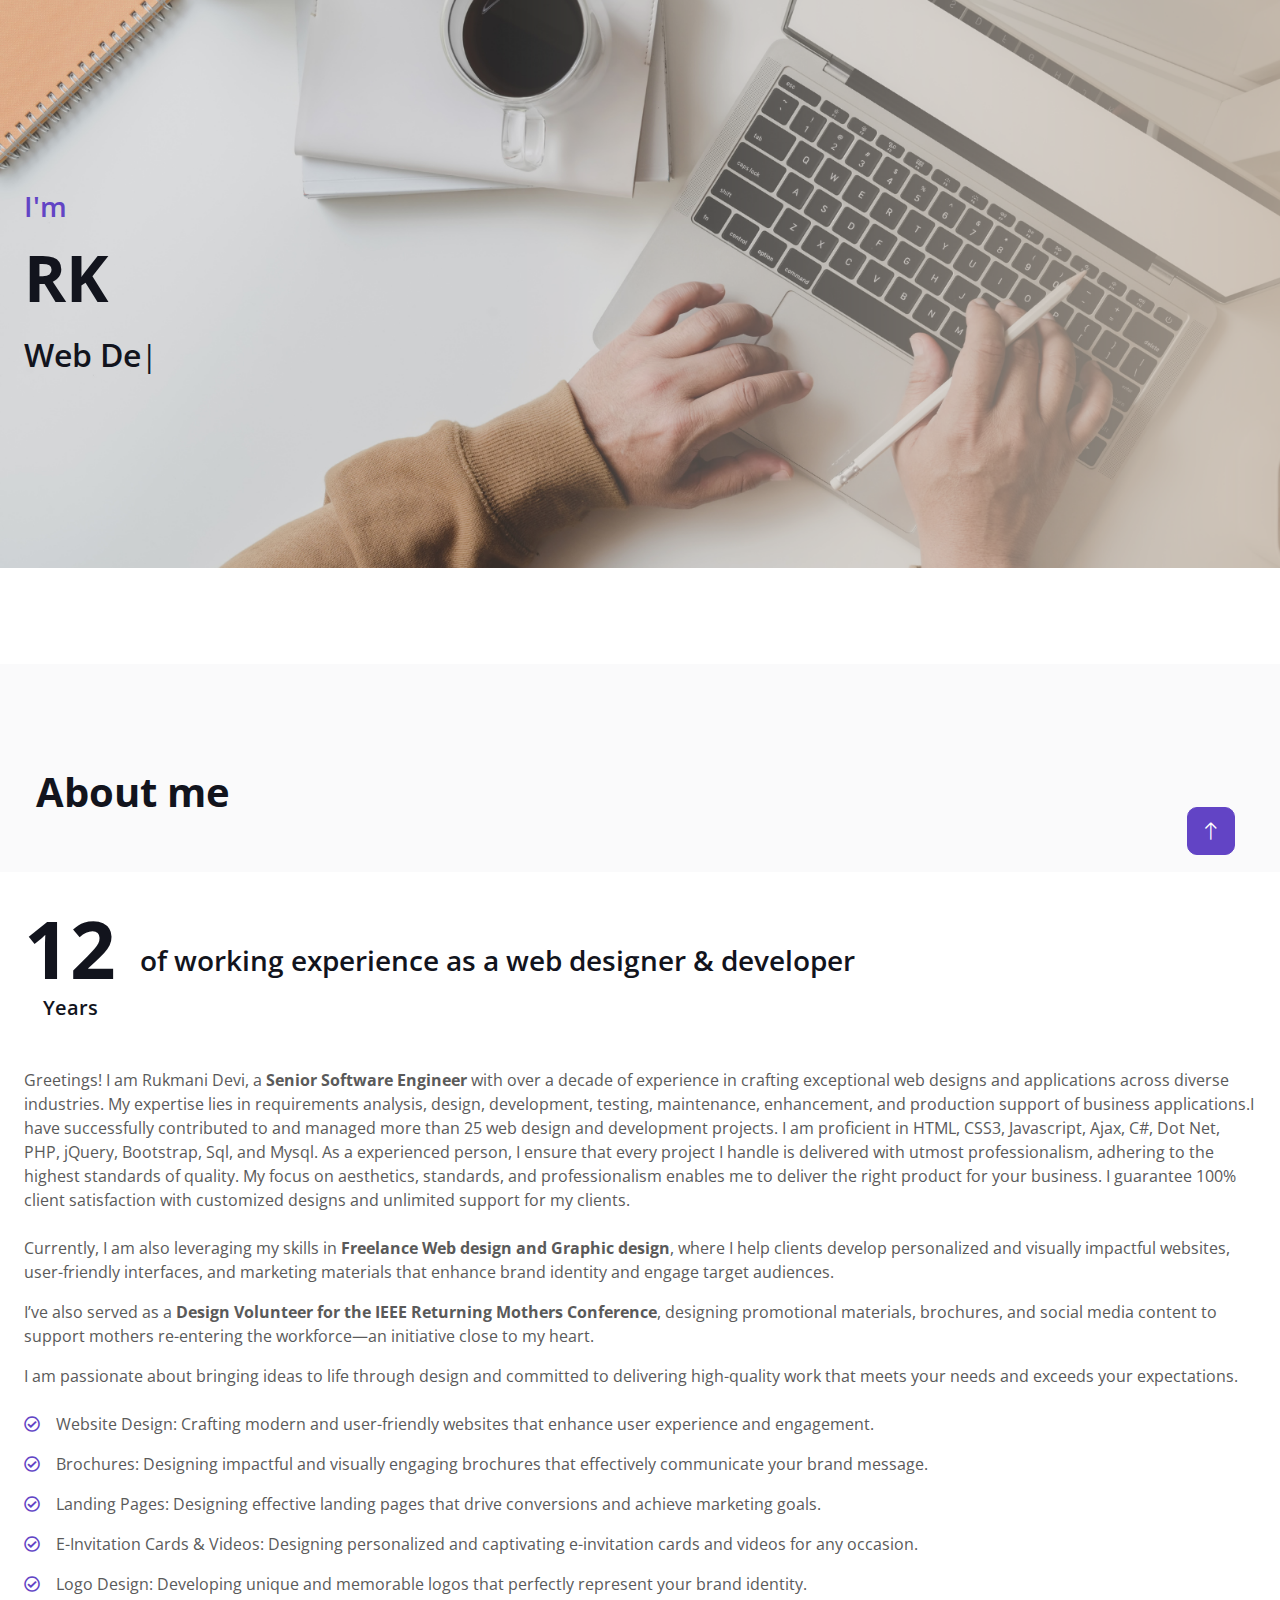
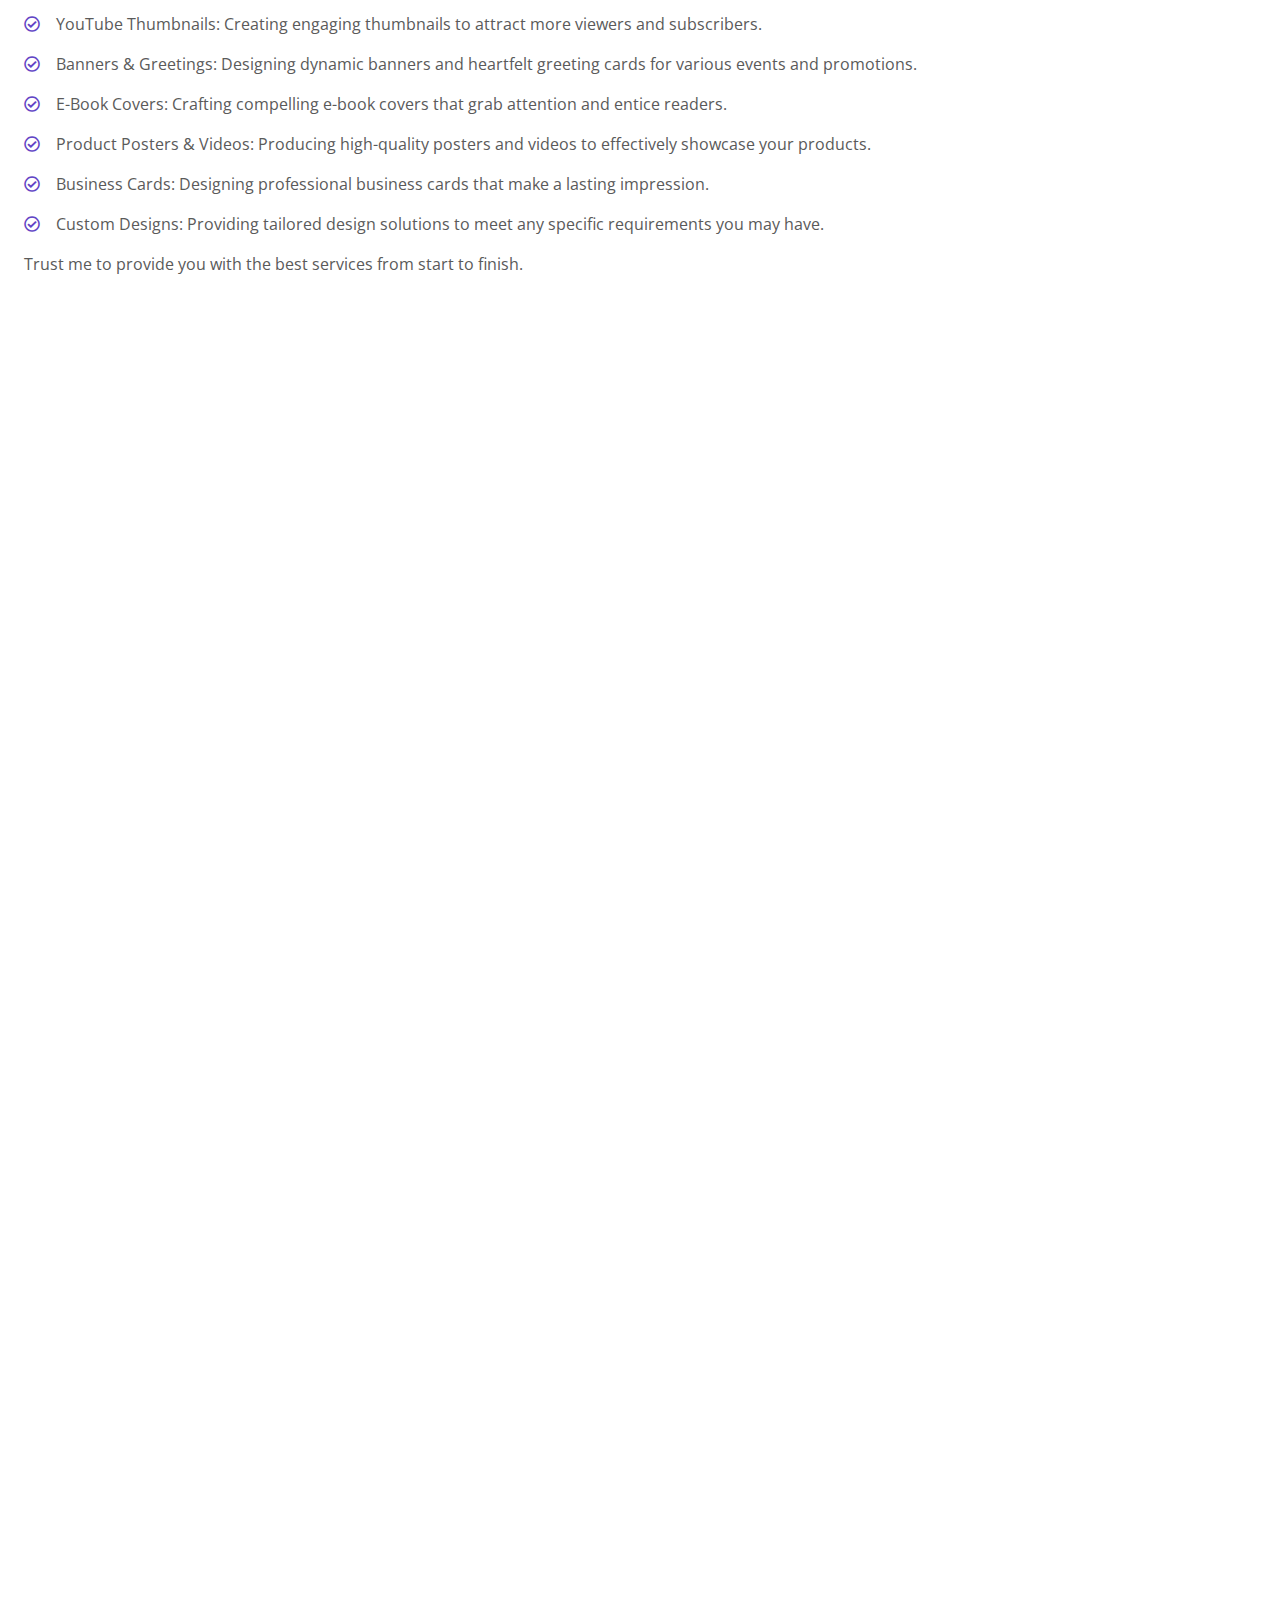
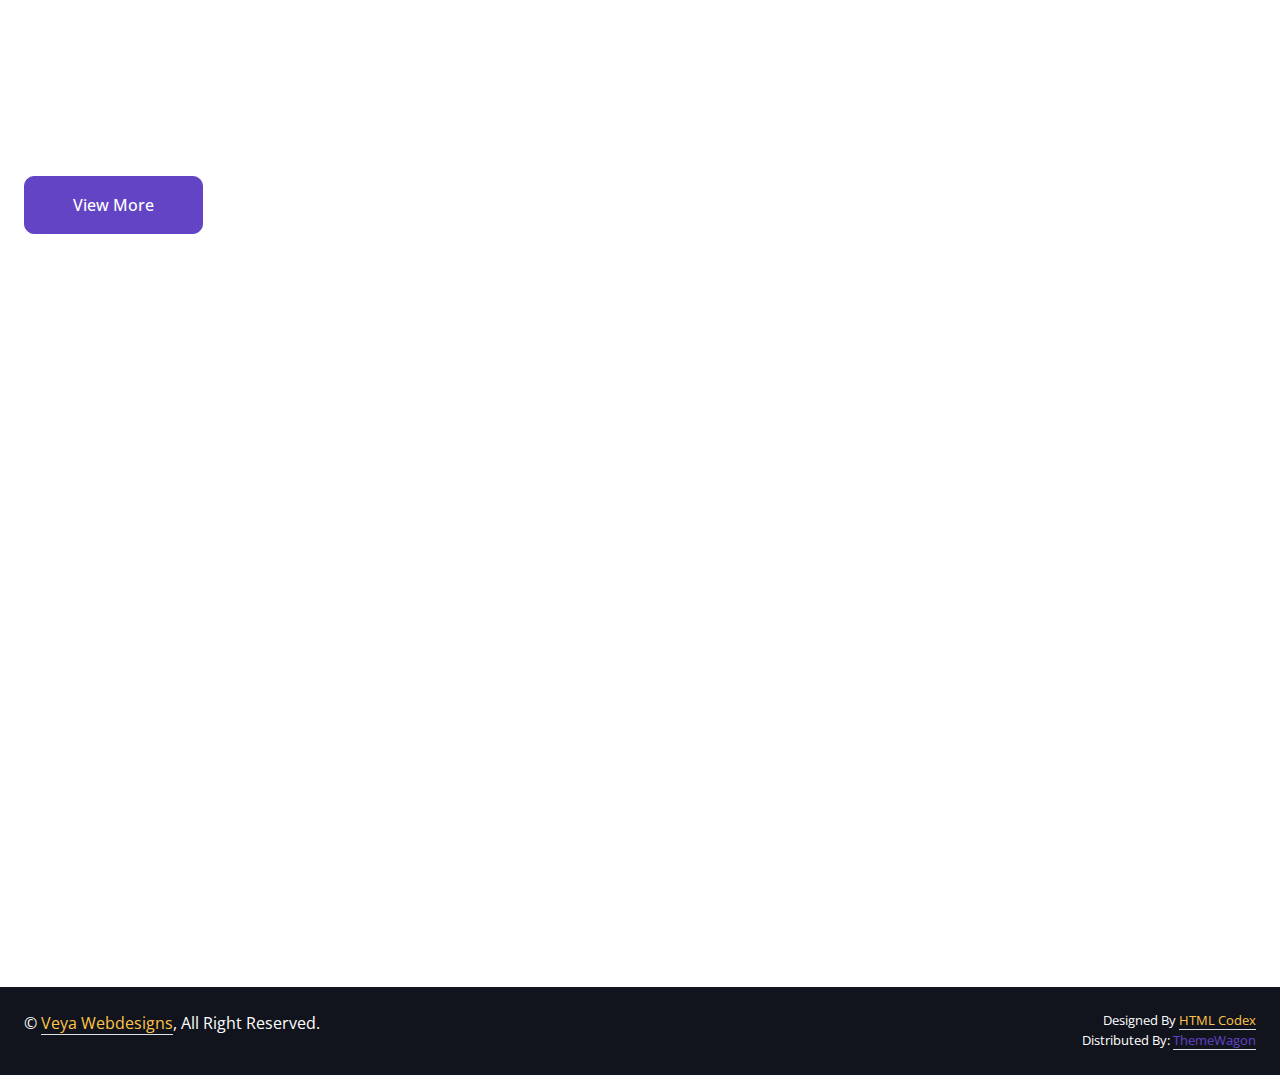
<file: index.html>
<!DOCTYPE html>
<html lang="en">

<head>
    <meta charset="utf-8">
    <title>Veya Webdesigns</title>
    <meta content="width=device-width, initial-scale=1.0" name="viewport">
    <meta content="" name="keywords">
    <meta content="" name="description">

    <!-- Favicon -->
    <link href="img/favicon.ico" rel="icon">

    <!-- Google Web Fonts -->
    <link rel="preconnect" href="https://fonts.googleapis.com">
    <link rel="preconnect" href="https://fonts.gstatic.com" crossorigin>
    <link href="https://fonts.googleapis.com/css2?family=Open+Sans:wght@400;500;600;700;800&display=swap" rel="stylesheet"> 

    <!-- Icon Font Stylesheet -->
    <link href="https://cdnjs.cloudflare.com/ajax/libs/font-awesome/5.10.0/css/all.min.css" rel="stylesheet">
    <link href="https://cdn.jsdelivr.net/npm/bootstrap-icons@1.4.1/font/bootstrap-icons.css" rel="stylesheet">

    <!-- Libraries Stylesheet -->
    <link href="lib/animate/animate.min.css" rel="stylesheet">
    <link href="lib/lightbox/css/lightbox.min.css" rel="stylesheet">
    <link href="lib/owlcarousel/assets/owl.carousel.min.css" rel="stylesheet">

    <!-- Customized Bootstrap Stylesheet -->
    <link href="css/bootstrap.min.css" rel="stylesheet">

    <!-- Template Stylesheet -->
   <link href="css/style.css" rel="stylesheet">
   
</head>

<body data-bs-spy="scroll" data-bs-target=".navbar" data-bs-offset="51">
    <!-- Spinner Start -->
    <div id="spinner" class="show bg-white position-fixed translate-middle w-100 vh-100 top-50 start-50 d-flex align-items-center justify-content-center">
        <div class="spinner-border text-primary" style="width: 3rem; height: 3rem;" role="status">
            <span class="sr-only">Loading...</span>
        </div>
    </div>
    <!-- Spinner End -->


    <!-- Navbar Start -->
    <nav class="navbar navbar-expand-lg bg-white navbar-light fixed-top shadow py-lg-0 px-4 px-lg-5 wow fadeIn" data-wow-delay="0.1s">
        <a href="index.html" class="navbar-brand d-block d-lg-none">
            <!-- <h1 class="text-primary fw-bold m-0">Veya Webdesigns</h1> -->
        </a>
        <img class="img-fluid" src="img/veya_logo.png" alt="">
        <button type="button" class="navbar-toggler" data-bs-toggle="collapse" data-bs-target="#navbarCollapse">
            <span class="navbar-toggler-icon"></span>
        </button>
        <div class="collapse navbar-collapse justify-content-between py-4 py-lg-0" id="navbarCollapse">
         
            <div class="navbar-nav ms-auto py-0">
                <a href="#home" class="nav-item nav-link active">Home</a>
                <a href="#about" class="nav-item nav-link">About</a>
                <a href="#skill" class="nav-item nav-link">Skills</a>
                <a href="#service" class="nav-item nav-link">Services</a>
            </div>
            <!-- <a href="index.html" class="navbar-brand bg-secondary py-3 px-4 mx-3 d-none d-lg-block">
                <h1 class="text-primary fw-bold m-0"></h1>
            </a> -->
            <div class="navbar-nav me-auto py-0">
                <a href="#project" class="nav-item nav-link">Projects</a>
               <!--<a href="#team" class="nav-item nav-link">Team</a>
                <a href="#testimonial" class="nav-item nav-link">Testimonial</a> -->
                <a href="#contact" class="nav-item nav-link">Contact</a>
            </div>
        </div>
    </nav>
    <!-- Navbar End -->


    <!-- Header Start -->
    <div class="container-fluid bg-light my-6 mt-0" id="home"  style="background-image:url('img/banner.png');background-repeat: no-repeat; background-size: cover;width:100vw">
        <div class="container" >
            <div class="row g-5 align-items-center">
                <div class="col-lg-6 py-6 pb-0 pt-lg-0">
                    <h3 class="text-primary mb-3">I'm</h3>
                    <h1 class="display-3 mb-3">RK</h1>
                    <h2 class="typed-text-output d-inline"></h2>
                    <div class="typed-text d-none">Web Designer, Web Developer, Full Stack Developer, Graphic Designer, Freelancer</div>
                   <!-- <div class="d-flex align-items-center pt-5">
                        <a href="Resume-Rukmanidevi.pdf" class="btn btn-primary py-3 px-4 me-5" target="_blank">Download CV</a>
                        <!--<button type="button" class="btn-play" data-bs-toggle="modal"
                            data-src="https://www.youtube.com/embed/DWRcNpR6Kdc" data-bs-target="#videoModal">
                            <span></span>
                        </button> 
                        <h5 class="ms-4 mb-0 d-none d-sm-block">Play Video</h5>-->
                   <!-- </div>-->
                </div>
                <div class="col-lg-6">
                    <div style="height:568px; width:439px;"></div>
                    <!-- <img class="img-fluid" src="" alt="" height="568px" width="439px">  -->
                </div>
            </div>
        </div>
    </div>
    <!-- Header End -->


    <!-- Video Modal Start -->
    <div class="modal modal-video fade" id="videoModal" tabindex="-1" aria-labelledby="exampleModalLabel" aria-hidden="true">
        <div class="modal-dialog">
            <div class="modal-content rounded-0">
                <div class="modal-header">
                    <h3 class="modal-title" id="exampleModalLabel">Youtube Video</h3>
                    <button type="button" class="btn-close" data-bs-dismiss="modal" aria-label="Close"></button>
                </div>
                <div class="modal-body">
                    <!-- 16:9 aspect ratio -->
                    <div class="ratio ratio-16x9">
                        <iframe class="embed-responsive-item" src="" id="video" allowfullscreen allowscriptaccess="always"
                            allow="autoplay"></iframe>
                    </div>
                </div>
            </div>
        </div>
    </div>
    <!-- Video Modal End -->

<!--New-->
<!-- Service Start -->
    <div class="container-fluid bg-light my-1 py-2" id="about">
        <div class="container">
            <div class="row g-12">
              <div class="row g-5 mb-5 wow fadeInUp" data-wow-delay="0.1s">
                  <div class="col-lg-6">
                     <h1 class="display-6 mb-0">About me</h1>
                  </div>
                <!-- <div class="col-lg-6 text-lg-end">
                    <a class="btn btn-primary py-3 px-5" href="">Hire Me</a>
                </div> -->
              </div>
         </div>
        </div>
    </div>
    <!-- Service End -->
<!-- End new-->
 <!-- About Start -->
    <div class="container-xxl py-4" >
        <div class="container">
            <div class="row g-12">
                <div class="col-lg-12 wow fadeInUp" data-wow-delay="0.1s">
                    
                    <div class="d-flex align-items-center mb-5">
                        <div class="years flex-shrink-0 text-center me-4">
                            <h1 class="display-1 mb-0">12</h1>
                            <h5 class="mb-0">Years</h5>
                        </div>
                        <h3 class="lh-base mb-0">of working experience as a web designer & developer</h3>
                    </div>
                    <p class="mb-4">Greetings! I am Rukmani Devi, a <b>Senior Software Engineer</b> with over a decade of experience in crafting exceptional web designs and applications across diverse industries. 
                     My expertise lies in requirements analysis, design, development, testing, maintenance, enhancement, and production support of business applications.I have successfully contributed to and managed more than 25 web design and development projects.
                     I am proficient in HTML, CSS3, Javascript, Ajax, C#, Dot Net, PHP, jQuery, Bootstrap, Sql, and Mysql.
                     As a experienced person, I ensure that every project I handle is delivered with utmost professionalism, adhering to the highest standards of quality. 
                     My focus on aesthetics, standards, and professionalism enables me to deliver the right product for your business.
                     I guarantee 100% client satisfaction with customized designs and unlimited support for my clients. 
                    </p>
                    <p>
                        Currently, I am also leveraging my skills in <b>Freelance Web design and Graphic design</b>, where I help clients develop personalized and visually impactful websites, user-friendly interfaces, and marketing materials that enhance brand identity and engage target audiences.   
                    </p>
                    <p>
                        I’ve also served as a <b>Design Volunteer for the IEEE Returning Mothers Conference</b>, designing promotional materials, brochures, and social media content to support mothers re-entering the workforce—an initiative close to my heart.
                    </p>
                    <p class="mb-4">I am passionate about bringing ideas to life through design and committed to delivering high-quality work that meets your needs and exceeds your expectations.</p>
                    <p class="mb-3"><i class="far fa-check-circle text-primary me-3"></i>Website Design: Crafting modern and user-friendly websites that enhance user experience and engagement.</p>
                    <p class="mb-3"><i class="far fa-check-circle text-primary me-3"></i>Brochures: Designing impactful and visually engaging brochures that effectively communicate your brand message.</p>
                    <p class="mb-3"><i class="far fa-check-circle text-primary me-3"></i>Landing Pages: Designing effective landing pages that drive conversions and achieve marketing goals.</p>
                    <p class="mb-3"><i class="far fa-check-circle text-primary me-3"></i>E-Invitation Cards & Videos: Designing personalized and captivating e-invitation cards and videos for any occasion.</p>
                    <p class="mb-3"><i class="far fa-check-circle text-primary me-3"></i>Logo Design: Developing unique and memorable logos that perfectly represent your brand identity.</p>
                    <!-- <p class="mb-3"><i class="far fa-check-circle text-primary me-3"></i>YouTube Thumbnails & Videos: Creating engaging thumbnails and editing videos to attract more viewers and subscribers.</p> -->
                     <p class="mb-3"><i class="far fa-check-circle text-primary me-3"></i>YouTube Thumbnails: Creating engaging thumbnails to attract more viewers and subscribers.</p>
                    <p class="mb-3"><i class="far fa-check-circle text-primary me-3"></i>Banners & Greetings: Designing dynamic banners and heartfelt greeting cards for various events and promotions.</p>
                    <p class="mb-3"><i class="far fa-check-circle text-primary me-3"></i>E-Book Covers: Crafting compelling e-book covers that grab attention and entice readers.</p>
                    <p class="mb-3"><i class="far fa-check-circle text-primary me-3"></i>Product Posters & Videos: Producing high-quality posters and videos to effectively showcase your products.</p>
                    <p class="mb-3"><i class="far fa-check-circle text-primary me-3"></i>Business Cards: Designing professional business cards that make a lasting impression.</p>
                    <p class="mb-3"><i class="far fa-check-circle text-primary me-3"></i>Custom Designs: Providing tailored design solutions to meet any specific requirements you may have.</p>
                   
                    <p class="mb-4">Trust me to provide you with the best services from start to finish.</p>
      
                    <!-- <a class="btn btn-primary py-3 px-5 mt-3" href="">Read More</a> -->
                </div>
               
            </div>
        </div>
    </div>
    <!-- About End -->
    <!-- About Start -->
    <!--<div class="container-xxl py-6" id="about">
        <div class="container">
            <div class="row g-5">
                <div class="col-lg-6 wow fadeInUp" data-wow-delay="0.1s">
                    <div class="d-flex align-items-center mb-5">
                        <div class="years flex-shrink-0 text-center me-4">
                            <h1 class="display-1 mb-0">12</h1>
                            <h5 class="mb-0">Years</h5>
                        </div>
                        <h3 class="lh-base mb-0">of working experience as a web designer & developer</h3>
                    </div>
                    <p class="mb-4">Stet no et lorem dolor et diam, amet duo ut dolore vero eos. No stet est diam rebum amet diam ipsum. Clita clita labore, dolor duo nonumy clita sit at, sed sit sanctus dolor eos.</p>
                    <p class="mb-3"><i class="far fa-check-circle text-primary me-3"></i>Afordable Prices</p>
                    <p class="mb-3"><i class="far fa-check-circle text-primary me-3"></i>High Quality Product</p>
                    <p class="mb-3"><i class="far fa-check-circle text-primary me-3"></i>On Time Project Delivery</p>
                    <a class="btn btn-primary py-3 px-5 mt-3" href="">Read More</a>
                </div>
                <div class="col-lg-6 wow fadeInUp" data-wow-delay="0.5s">
                    <div class="row g-3 mb-4">
                        <div class="col-sm-6">
                            <img class="img-fluid rounded" src="img/about-1.jpg" alt="">
                        </div>
                        <div class="col-sm-6">
                            <img class="img-fluid rounded" src="img/about-2.jpg" alt="">
                        </div>
                    </div>
                    <div class="d-flex align-items-center mb-3">
                        <h5 class="border-end pe-3 me-3 mb-0">Happy Clients</h5>
                        <h2 class="text-primary fw-bold mb-0" data-toggle="counter-up">1234</h2>
                    </div>
                    <p class="mb-4">Stet no et lorem dolor et diam, amet duo ut dolore vero eos. No stet est diam amet diam ipsum clita labore dolor duo clita.</p>
                    <div class="d-flex align-items-center mb-3">
                        <h5 class="border-end pe-3 me-3 mb-0">Projects Completed</h5>
                        <h2 class="text-primary fw-bold mb-0" data-toggle="counter-up">1234</h2>
                    </div>
                    <p class="mb-0">Stet no et lorem dolor et diam, amet duo ut dolore vero eos. No stet est diam amet diam ipsum clita labore dolor duo clita.</p>
                </div>
            </div>
        </div>
    </div>-->
    <!-- About End -->


    <!-- Expertise Start -->
    <div class="container-xxl py-6 pb-5" id="skill">
        <div class="container">
            <div class="row g-5">
                <div class="col-lg-12 wow fadeInUp" data-wow-delay="0.1s">
                    <h1 class="display-6 mb-6">Skills & Experience</h1>
                    <p class="mb-4">Here are my core skills and expertise in web development and software engineering:</p>
                    <h3 class="mb-4">My Skills</h3>
                    <div class="row align-items-center">
                        <div class="col-md-6">
                            <div class="skill mb-4">
                                <div class="d-flex justify-content-between">
                                    <h6 class="font-weight-bold">HTML & Javascript</h6>
                                    <h6 class="font-weight-bold">95%</h6>
                                </div>
                                <div class="progress">
                                    <div class="progress-bar bg-primary" role="progressbar" aria-valuenow="95" aria-valuemin="0" aria-valuemax="100"></div>
                                </div>
                            </div>
                            <div class="skill mb-4">
                                <div class="d-flex justify-content-between">
                                    <h6 class="font-weight-bold">PHP & Mysql</h6>
                                    <h6 class="font-weight-bold">85%</h6>
                                </div>
                                <div class="progress">
                                    <div class="progress-bar bg-warning" role="progressbar" aria-valuenow="85" aria-valuemin="0" aria-valuemax="100"></div>
                                </div>
                            </div>
                            <div class="skill mb-4">
                                <div class="d-flex justify-content-between">
                                    <h6 class="font-weight-bold">C# Dot Net MVC & Sql</h6>
                                    <h6 class="font-weight-bold">85%</h6>
                                </div>
                                <div class="progress">
                                    <div class="progress-bar bg-info" role="progressbar" aria-valuenow="85" aria-valuemin="0" aria-valuemax="100"></div>
                                </div>
                            </div>
                            <div class="skill mb-4">
                                <div class="d-flex justify-content-between">
                                    <h6 class="font-weight-bold">Jquery & Ajax</h6>
                                    <h6 class="font-weight-bold">85%</h6>
                                </div>
                                <div class="progress">
                                    <div class="progress-bar bg-danger" role="progressbar" aria-valuenow="85" aria-valuemin="0" aria-valuemax="100"></div>
                                </div>
                            </div>
                           
                           
                            
                            
                        </div>
                        <div class="col-md-6">
                           
                            <div class="skill mb-4">
                                <div class="d-flex justify-content-between">
                                    <h6 class="font-weight-bold"> CSS</h6>
                                    <h6 class="font-weight-bold">90%</h6>
                                </div>
                                <div class="progress">
                                    <div class="progress-bar bg-dark" role="progressbar" aria-valuenow="90" aria-valuemin="0" aria-valuemax="100"></div>
                                </div>
                            </div>
                            <div class="skill mb-4">
                                <div class="d-flex justify-content-between">
                                    <h6 class="font-weight-bold">Bootstrap & Kendo UI</h6>
                                    <h6 class="font-weight-bold">85%</h6>
                                </div>
                                <div class="progress">
                                    <div class="progress-bar bg-primary" role="progressbar" aria-valuenow="85" aria-valuemin="0" aria-valuemax="100"></div>
                                </div>
                            </div>
                            <div class="skill mb-4">
                                <div class="d-flex justify-content-between">
                                    <h6 class="font-weight-bold">React</h6>
                                    <h6 class="font-weight-bold">25%</h6>
                                </div>
                                <div class="progress">
                                    <div class="progress-bar bg-danger" role="progressbar" aria-valuenow="25" aria-valuemin="0" aria-valuemax="100"></div>
                                </div>
                            </div>
                            <div class="skill mb-4">
                                <div class="d-flex justify-content-between">
                                    <h6 class="font-weight-bold">Adobe Photoshop & Canva</h6>
                                    <h6 class="font-weight-bold">75%</h6>
                                </div>
                                <div class="progress">
                                    <div class="progress-bar bg-info" role="progressbar" aria-valuenow="75" aria-valuemin="0" aria-valuemax="100"></div>
                                </div>
                            </div>
                            
                           
                        </div>
                    </div>
                </div>
                <br><br>
                <div class="col-lg-12 wow fadeInUp" data-wow-delay="0.5s">
                    <ul class="nav nav-pills rounded border border-2 border-primary mb-5">
                        <li class="nav-item w-50">
                            <button class="nav-link w-100 py-3 fs-5 active" data-bs-toggle="pill" href="#tab-1">Experience</button>
                        </li>
                        <li class="nav-item w-50">
                            <button class="nav-link w-100 py-3 fs-5" data-bs-toggle="pill" href="#tab-2">Education</button>
                        </li>
                    </ul>
                    <div class="tab-content">
                        <div id="tab-1" class="tab-pane fade show p-0 active">
                            <div class="row gy-5 gx-4">
                                <div class="col-sm-6">
                                    <h5>Program Coordinator</h5>
                                    <hr class="text-primary my-2">
                                    <p class="text-primary mb-1">Dec 2024 - Present</p>
                                    <h6 class="mb-0">YESIST12</h6>
                                </div>
                                <div class="col-sm-6">
                                    <h5>Operations Officer</h5>
                                    <hr class="text-primary my-2">
                                    <p class="text-primary mb-1">Dec 2024 - Present</p>
                                    <h6 class="mb-0">iExplore Foundation</h6>
                                </div>
                                <div class="col-sm-6">
                                    <h5>Design Committee Member</h5>
                                    <hr class="text-primary my-2">
                                    <p class="text-primary mb-1">May 2024 - Present</p>
                                    <h6 class="mb-0">IEEE Returning Mothers Conference 2024</h6>
                                </div>
                                <div class="col-sm-6">
                                    <h5>Software Engineer</h5>
                                    <hr class="text-primary my-2">
                                    <p class="text-primary mb-1">Jul 2014 - Oct 2019</p>
                                    <h6 class="mb-0">Opttech Computing Inc, Palatine, US</h6>
                                </div>
                                <div class="col-sm-6">
                                    <h5>General Manager</h5>
                                    <hr class="text-primary my-2">
                                    <p class="text-primary mb-1">Jan 2011 - Apr 2012</p>
                                    <h6 class="mb-0">DJ Software Consultancy Private Ltd, Erode</h6>
                                </div>
                                <div class="col-sm-6">
                                    <h5>Project Manager</h5>
                                    <hr class="text-primary my-2">
                                    <p class="text-primary mb-1">Jun 2009 - Dec 2010</p>
                                    <h6 class="mb-0">DJ Software Consultancy Private Ltd, Erode  </h6>
                                </div>
                                <div class="col-sm-6">
                                    <h5>Software Engineer</h5>
                                    <hr class="text-primary my-2">
                                    <p class="text-primary mb-1">May 2008 - May 2009</p>
                                    <h6 class="mb-0" >DJ Software Consultancy Private Ltd, Erode</h6>
                                </div>
                                <div class="col-sm-6">
                                    <h5>Lecturer</h5>
                                    <hr class="text-primary my-2">
                                    <p class="text-primary mb-1">Jan 2008 - May 2008</p>
                                    <h6 class="mb-0">Bharathiyar University Computer Training Center, Erode</h6>
                                </div>
                                <div class="col-sm-6">
                                    <h5>Lecturer</h5>
                                    <hr class="text-primary my-2">
                                    <p class="text-primary mb-1">Jan 2007 - Mar 2008</p>
                                    <h6 class="mb-0">Annamalai University Computer Training Center, Erode</h6>
                                </div>
                                <div class="col-sm-6">
                                    <h5>VB Programmer </h5>
                                    <hr class="text-primary my-2">
                                    <p class="text-primary mb-1">July 2007 - Mar 2008</p>
                                    <h6 class="mb-0">ABIS Softwares, Erode</h6>
                                </div>
                               
                                
                               
                                
                                <div class="col-sm-6">
                                    <h5>Freelancer</h5>
                                    <hr class="text-primary my-2">
                                    <p class="text-primary mb-1">May 2012 - Jun 2014</p>
                                    <h6 class="mb-0"></h6>
                                </div>
                            </div>
                        </div>
                        <div id="tab-2" class="tab-pane fade show p-0">
                            <div class="row gy-5 gx-4">
                                <div class="col-sm-6">
                                    <h5>Master of Computer Applications</h5>
                                    <hr class="text-primary my-2">
                                    <p class="text-primary mb-1">2005 - 2047</p>
                                    <h6 class="mb-0">Annamalai University</h6>
                                </div>
                                <div class="col-sm-6">
                                    <h5>PGDCA</h5>
                                    <hr class="text-primary my-2">
                                    <p class="text-primary mb-1">2004 - 2005</p>
                                    <h6 class="mb-0">Annamalai University</h6>
                                </div>
                                <div class="col-sm-6">
                                    <h5>BA -Psychology</h5>
                                    <hr class="text-primary my-2">
                                    <p class="text-primary mb-1">2000 - 2045</p>
                                    <h6 class="mb-0">Madras University</h6>
                                </div>
                                <div class="col-sm-6">
                                    <h5>Certificate Course in .Net Technologies</h5>
                                    <hr class="text-primary my-2">
                                    <p class="text-primary mb-1">2008</p>
                                    <h6 class="mb-0">CMC Limited - TATA Enterprise</h6>
                                </div>
                            </div>
                        </div>
                    </div>
                </div>
            </div>
        </div>
    </div>
    <!-- Expertise End -->
     <!-- Service Start -->
    <div class="container-fluid bg-light my-1 py-2" id="about">
        <div class="container">
            <div class="row g-12">
              <div class="row g-5 mb-5 wow fadeInUp" data-wow-delay="0.1s">
                  <div class="col-lg-6">
                     <h1 class="display-6 mb-0">Company Projects</h1>
                  </div>
                <!-- <div class="col-lg-6 text-lg-end">
                    <a class="btn btn-primary py-3 px-5" href="">Hire Me</a>
                </div> -->
              </div>
         </div>
        </div>
    </div>
    <!-- Service End -->
<!-- End new-->
<!-- company projects Start -->
<div class="container-xxl py-4" >
    <div class="container">
        <div class="row g-12">
            <div class="col-lg-12 wow fadeInUp" data-wow-delay="0.1s">
                
                <!--<div class="d-flex align-items-center mb-5">
                     <div class="years flex-shrink-0 text-center me-4">
                        <h1 class="display-1 mb-0">12</h1>
                        <h5 class="mb-0">Years</h5>
                    </div> 
                    <h3 class="lh-base mb-0">of working experience as a web designer & developer</h3>
                </div>-->
                <h5>Optimal Business-ERP</h5>
                <p class="mb-4">This ERP project was developed for a granite monument manufacturing company to streamline business automation and operational workflows from start to finish. Designed to be a highly flexible, user-centric solution, this application enables administrators to create customized products and define tailored manufacturing processes, adapting to various client specifications.
                    <br> <br>The project involved creating a seamless interface using Bootstrap for a responsive, intuitive user experience, suitable for users with diverse technical backgrounds. Developed using an MVC client-server architecture, the solution integrates robust front-end, back-end, and middle-tier functionalities.
                    <br><br>I developed a dedicated app for barcode scanning enables easy updates on production progress using mobile devices, ensuring all team members can contribute without needing extensive system knowledge.
               
               </p>
               <h5>Matrimonial Application</h5>
               <p class="mb-4">This matrimonial application offers a comprehensive platform for registering, searching, matching profiles, promoting, and managing bride and groom profiles online. Users can create detailed profiles with personal, professional, educational, and family information, along with image galleries and horoscopes. The application provides a user-friendly experience for those looking to find compatible matches with various search and filtering options.
               </p>
               <h5>Dear Parents -School Management System</h5>
               <p class="mb-4">This application allows school staff to use tablet PCs to make calls to parents regarding student attendance, grades, results, events, and school news. It also includes comprehensive features for managing students, teachers, timetables, exams, the school calendar, messaging, a question bank, and generating reports. This solution streamlines school operations and enhances communication with parents.
               </p>
               <h5>Dijit-Accounting Software</h5>
               <p class="mb-4">This project is a full-featured accounting package, similar to Tally, designed to streamline financial management for businesses. It encompasses a range of core accounting functions, including purchase and sales tracking, stock management, and record-keeping for customers, suppliers, and product information. This solution provides a centralized platform for managing all accounting activities efficiently and accurately.
               </p>
               <h5>Payroll Management System</h5>
               <p class="mb-4">This system streamlines company payroll management by integrating attendance tracking, employee management, and leave management. It utilizes a fingerprint machine for accurate attendance records and supports payroll processing with comprehensive report generation.
               </p>
               <h5>Project Management System</h5>
               <p class="mb-4">This project management system supports efficient and timely project development by incorporating features such as task management, employee management, client management, a calendar, and messaging. These tools enable teams to stay organized, communicate effectively, and meet project deadlines.
               </p>
               <h5>Recharge Income -Multi Level Marketing System</h5>
               <p class="mb-4">This application offers a mobile recharge service exclusively for registered members. Members can register on the platform and refer friends to earn rewards through a multi-level marketing system.
               </p>
  
  
                <!-- <a class="btn btn-primary py-3 px-5 mt-3" href="">Read More</a> -->
            </div>
           
        </div>
    </div>
</div>
<!-- company projects End -->

    <!-- Service Start -->
    <div class="container-fluid bg-light my-5 py-6" id="service">
        <div class="container">
            <div class="row g-5 mb-5 wow fadeInUp" data-wow-delay="0.1s">
                <div class="col-lg-6">
                    <h1 class="display-6 mb-0">My Services</h1>
                </div>
              <!--   <div class="col-lg-6 text-lg-end">
                    <a class="btn btn-primary py-3 px-5" href="">Hire Me</a>
                </div> -->
            </div>
            <div class="row g-4">
                <div class="col-lg-6 wow fadeInUp" data-wow-delay="0.1s">
                    <div class="service-item d-flex flex-column flex-sm-row bg-white rounded h-100 p-4 p-lg-5">
                        <div class="bg-icon flex-shrink-0 mb-3">
                            <i class="fa fa-crop-alt fa-2x text-dark"></i>
                        </div>
                        <div class="ms-sm-4">
                            <!-- <h4 class="mb-3">Creative Design</h4> -->
                            <h4 class="mb-3">Web Development</h4>
                            <!-- <h6 class="mb-3">Start from <span class="text-primary">$199</span></h6> -->
                            <span>Offering comprehensive web development services with over twelve years of experience. I create robust, scalable web applications tailored to your needs. Expertise includes custom business automation solutions,  Committed to delivering high-quality, efficient, and user-friendly web solutions.
                            </span>
                        </div>
                    </div>
                </div>
                <div class="col-lg-6 wow fadeInUp" data-wow-delay="0.3s">
                    <div class="service-item d-flex flex-column flex-sm-row bg-white rounded h-100 p-4 p-lg-5">
                        <div class="bg-icon flex-shrink-0 mb-3">
                            <i class="fa fa-code-branch fa-2x text-dark"></i>
                        </div>
                        <div class="ms-sm-4">
                            <h4 class="mb-3">Graphic Design</h4>
                            <!-- <h6 class="mb-3">Start from <span class="text-primary">$199</span></h6> -->
                            <span>I provide a wide array of design solutions to meet your diverse needs.  With expertise in web design, social media graphics, print design, digital content creation, and more, I ensure every design reflects your vision and communicates effectively with your audience.</span>
                        </div>
                    </div>
                </div>
                <div class="col-lg-6 wow fadeInUp" data-wow-delay="0.1s">
                    <div class="service-item d-flex flex-column flex-sm-row bg-white rounded h-100 p-4 p-lg-5">
                        <div class="bg-icon flex-shrink-0 mb-3">
                            <i class="fa fa-code fa-2x text-dark"></i>
                        </div>
                        <div class="ms-sm-4">
                            <h4 class="mb-3">Web Design</h4>
                            <!-- <h6 class="mb-3">Start from <span class="text-primary">$199</span></h6> -->
                            <span>I specialize in creating visually appealing and user-friendly websites that reflect your brand's identity and goals. Whether you're starting from scratch or redesigning an existing site, I offer comprehensive web design solutions tailored to meet your specific needs. </span>
                        </div>
                    </div>
                </div>
                <div class="col-lg-6 wow fadeInUp" data-wow-delay="0.1s">
                    <div class="service-item d-flex flex-column flex-sm-row bg-white rounded h-100 p-4 p-lg-5">
                        <div class="bg-icon flex-shrink-0 mb-3">
                            <i class="fa fa-crop-alt fa-2x text-dark"></i>
                        </div>
                        <div class="ms-sm-4">
                            <!-- <h4 class="mb-3">Creative Design</h4> -->
                            <h4 class="mb-3">Brand Identity</h4>
                            <!-- <h6 class="mb-3">Start from <span class="text-primary">$199</span></h6> -->
                            <span>As a skilled graphic designer, I excel in creating cohesive and impactful brand identities.I transform your vision into a compelling visual narrative, ensuring your brand stands out and resonates with your audience.</span>
                        </div>
                    </div>
                </div>
               <!-- <div class="col-lg-6 wow fadeInUp" data-wow-delay="0.3s">
                    <div class="service-item d-flex flex-column flex-sm-row bg-white rounded h-100 p-4 p-lg-5">
                        <div class="bg-icon flex-shrink-0 mb-3">
                            <i class="fa fa-laptop-code fa-2x text-dark"></i>
                        </div>
                        <div class="ms-sm-4">
                            <h4 class="mb-3">UI/UX Design</h4>
                             <h6 class="mb-3">Start from <span class="text-primary">$199</span></h6>
                            <span>I specialize in creating intuitive and visually appealing user experiences (UX) and interfaces (UI). From initial concept to final implementation, I focus on understanding user needs and behaviors to craft designs that optimize usability and engagement across digital platforms.  </span>
                        </div>
                    </div>
                </div>-->
            </div>
        </div>
    </div>
    <!-- Service End -->


    <!-- Projects Start -->
    <div class="container-xxl py-6 pt-5" id="project">
        <div class="container">
            <div class="row g-5 mb-5 align-items-center wow fadeInUp" data-wow-delay="0.1s">
                <div class="col-lg-6">
                    <h1 class="display-6 mb-0">My Projects</h1>
                </div>
                <div class="col-lg-6 text-lg-end">
                    <ul class="list-inline mx-n3 mb-0" id="portfolio-flters">
                        <li class="mx-3 active" data-filter="*">All Projects</li>
                        <li class="mx-3" data-filter=".first">Web Design</li>
                        <li class="mx-3" data-filter=".second">Graphic Design</li>
                    </ul>
                </div>
            </div>
            <div class="row g-4 portfolio-container wow fadeInUp" data-wow-delay="0.1s">
                <div class="col-lg-4 col-md-6 portfolio-item first">
                    <div class="portfolio-img rounded overflow-hidden">
                        <!-- <img class="img-fluid" src="img/project-1.jpg" alt=""> -->
                        <img class="img-fluid" src="img/mindfulart1.png" alt="">
                        <div class="portfolio-btn">
                            <a class="btn btn-lg-square btn-outline-secondary border-2 mx-1" href="img/mindfulart.png" data-lightbox="portfolio"><i class="fa fa-eye"></i></a>
                            <a class="btn btn-lg-square btn-outline-secondary border-2 mx-1" href="http://mindfularts.in" target="_blank"> <i class="fa fa-link"></i></a>
                        </div>
                    </div>
                </div>
                <div class="col-lg-4 col-md-6 portfolio-item first">
                    <div class="portfolio-img rounded overflow-hidden">
                        <!-- <img class="img-fluid" src="img/project-2.jpg" alt=""> -->
                        <img class="img-fluid" src="img/yazhinnovations2.png" alt="">
                        <div class="portfolio-btn">
                            <a class="btn btn-lg-square btn-outline-secondary border-2 mx-1" href="img/yazhinnovations.png" data-lightbox="portfolio"><i class="fa fa-eye"></i></a>
                            <a class="btn btn-lg-square btn-outline-secondary border-2 mx-1" href="https://yazhinnovations.blogspot.com/" target="_blank"><i class="fa fa-link"></i></a>
                        </div>
                    </div>
                </div>
                <div class="col-lg-4 col-md-6 portfolio-item first">
                    <div class="portfolio-img rounded overflow-hidden">
                        <!-- <img class="img-fluid" src="img/project-3.jpg" alt=""> -->
                        <img class="img-fluid" src="img/aaran1.png" alt="">
                        <div class="portfolio-btn">
                            <a class="btn btn-lg-square btn-outline-secondary border-2 mx-1" href="img/aaran.png" data-lightbox="portfolio"><i class="fa fa-eye"></i></a>
                            <a class="btn btn-lg-square btn-outline-secondary border-2 mx-1" href="https://aaran-writer.blogspot.com/" target="_blank"><i class="fa fa-link"></i></a>
                        </div>
                    </div>
                </div>
                <div class="col-lg-4 col-md-6 portfolio-item second">
                    <div class="portfolio-img rounded overflow-hidden">
                        <!-- <img class="img-fluid" src="img/project-4.jpg" alt=""> -->
                        <img class="img-fluid" src="img/business_card-2.png" alt="">
                        <div class="portfolio-btn">
                            <a class="btn btn-lg-square btn-outline-secondary border-2 mx-1" href="img/business_card-2.png" data-lightbox="portfolio"><i class="fa fa-eye"></i></a>
                            <a class="btn btn-lg-square btn-outline-secondary border-2 mx-1" href="https://www.instagram.com/veya_webdesigns/" target="_blank"><i class="fa fa-link"></i></a> 
                        </div>
                    </div>
                </div>
                <div class="col-lg-4 col-md-6 portfolio-item second">
                    <div class="portfolio-img rounded overflow-hidden">
                        <!-- <img class="img-fluid" src="img/project-5.jpg" alt=""> -->
                        <img class="img-fluid" src="img/BAMA-Chilli1.jpg" alt="">
                        <div class="portfolio-btn">
                            <a class="btn btn-lg-square btn-outline-secondary border-2 mx-1" href="img/BAMA-Chilli1.jpg" data-lightbox="portfolio"><i class="fa fa-eye"></i></a>
                            <a class="btn btn-lg-square btn-outline-secondary border-2 mx-1" href="https://www.instagram.com/veya_webdesigns/" target="_blank"><i class="fa fa-link"></i></a> 
                        </div>
                    </div>
                </div>
                <div class="col-lg-4 col-md-6 portfolio-item second">
                    <div class="portfolio-img rounded overflow-hidden">
                        <!-- <img class="img-fluid" src="img/project-6.jpg" alt=""> -->
                        <img class="img-fluid" src="img/digitalmagicad.jpg" alt="">
                        <div class="portfolio-btn">
                            <a class="btn btn-lg-square btn-outline-secondary border-2 mx-1" href="img/digitalmagicad.jpg" data-lightbox="portfolio"><i class="fa fa-eye"></i></a>
                            <a class="btn btn-lg-square btn-outline-secondary border-2 mx-1" href="https://www.instagram.com/veya_webdesigns/" target="_blank"><i class="fa fa-link"></i></a> 
                        </div>
                    </div>
                </div>
               
               
            </div>
            <a class="btn btn-primary py-3 px-5 mt-3" href="https://www.instagram.com/veya_webdesigns/" target="_blank">View More</a>
        </div>
        
     </div>
    <!-- Projects End -->
   


    <!-- Team Start -->
    <!--<div class="container-xxl py-6 pb-5" id="team">
        <div class="container">
            <div class="row g-5 mb-5 wow fadeInUp" data-wow-delay="0.1s">
                <div class="col-lg-6">
                    <h1 class="display-5 mb-0">Team Members</h1>
                </div>
                <div class="col-lg-6 text-lg-end">
                    <a class="btn btn-primary py-3 px-5" href="">Contact Us</a>
                </div>
            </div>
            <div class="row g-4">
                <div class="col-lg-4 col-md-6 wow fadeInUp" data-wow-delay="0.1s">
                    <div class="team-item position-relative">
                        <img class="img-fluid rounded" src="img/team-1.jpg" alt="">
                        <div class="team-text bg-white rounded-end p-4">
                            <div>
                                <h5>Full Name</h5>
                                <span>Designer</span>
                            </div>
                            <i class="fa fa-arrow-right fa-2x text-primary"></i>
                        </div>
                    </div>
                </div>
                <div class="col-lg-4 col-md-6 wow fadeInUp" data-wow-delay="0.3s">
                    <div class="team-item position-relative">
                        <img class="img-fluid rounded" src="img/team-2.jpg" alt="">
                        <div class="team-text bg-white rounded-end p-4">
                            <div>
                                <h5>Full Name</h5>
                                <span>Designer</span>
                            </div>
                            <i class="fa fa-arrow-right fa-2x text-primary"></i>
                        </div>
                    </div>
                </div>
                <div class="col-lg-4 col-md-6 wow fadeInUp" data-wow-delay="0.5s">
                    <div class="team-item position-relative">
                        <img class="img-fluid rounded" src="img/team-3.jpg" alt="">
                        <div class="team-text bg-white rounded-end p-4">
                            <div>
                                <h5>Full Name</h5>
                                <span>Designer</span>
                            </div>
                            <i class="fa fa-arrow-right fa-2x text-primary"></i>
                        </div>
                    </div>
                </div>
            </div>
        </div>
    </div>-->
    <!-- Team End -->


    <!-- Testimonial Start -->
   <!-- <div class="container-fluid bg-light py-5 my-5" id="testimonial">
        <div class="container-fluid py-5">
            <h1 class="display-5 text-center mb-5 wow fadeInUp" data-wow-delay="0.1s">Testimonial</h1>
            <div class="row justify-content-center">
                <div class="col-lg-3 d-none d-lg-block">
                    <div class="testimonial-left h-100">
                        <img class="img-fluid wow fadeIn" data-wow-delay="0.1s" src="img/testimonial-1.jpg" alt="">
                        <img class="img-fluid wow fadeIn" data-wow-delay="0.3s" src="img/testimonial-2.jpg" alt="">
                        <img class="img-fluid wow fadeIn" data-wow-delay="0.5s" src="img/testimonial-3.jpg" alt="">
                    </div>
                </div>
                <div class="col-lg-6 wow fadeInUp" data-wow-delay="0.5s">
                    <div class="owl-carousel testimonial-carousel">
                        <div class="testimonial-item text-center">
                            <div class="position-relative mb-5">
                                <img class="img-fluid rounded-circle border border-secondary p-2 mx-auto" src="img/testimonial-1.jpg" alt="">
                                <div class="testimonial-icon">
                                    <i class="fa fa-quote-left text-primary"></i>
                                </div>
                            </div>
                            <p class="fs-5 fst-italic">Dolores sed duo clita tempor justo dolor et stet lorem kasd labore dolore lorem ipsum. At lorem lorem magna ut et, nonumy et labore et tempor diam tempor erat.</p>
                            <hr class="w-25 mx-auto">
                            <h5>Client Name</h5>
                            <span>Profession</span>
                        </div>
                        <div class="testimonial-item text-center">
                            <div class="position-relative mb-5">
                                <img class="img-fluid rounded-circle border border-secondary p-2 mx-auto" src="img/testimonial-2.jpg" alt="">
                                <div class="testimonial-icon">
                                    <i class="fa fa-quote-left text-primary"></i>
                                </div>
                            </div>
                            <p class="fs-5 fst-italic">Dolores sed duo clita tempor justo dolor et stet lorem kasd labore dolore lorem ipsum. At lorem lorem magna ut et, nonumy et labore et tempor diam tempor erat.</p>
                            <hr class="w-25 mx-auto">
                            <h5>Client Name</h5>
                            <span>Profession</span>
                        </div>
                        <div class="testimonial-item text-center">
                            <div class="position-relative mb-5">
                                <img class="img-fluid rounded-circle border border-secondary p-2 mx-auto" src="img/testimonial-3.jpg" alt="">
                                <div class="testimonial-icon">
                                    <i class="fa fa-quote-left text-primary"></i>
                                </div>
                            </div>
                            <p class="fs-5 fst-italic">Dolores sed duo clita tempor justo dolor et stet lorem kasd labore dolore lorem ipsum. At lorem lorem magna ut et, nonumy et labore et tempor diam tempor erat.</p>
                            <hr class="w-25 mx-auto">
                            <h5>Client Name</h5>
                            <span>Profession</span>
                        </div>
                    </div>
                </div>
                <div class="col-lg-3 d-none d-lg-block">
                    <div class="testimonial-right h-100">
                        <img class="img-fluid wow fadeIn" data-wow-delay="0.1s" src="img/testimonial-1.jpg" alt="">
                        <img class="img-fluid wow fadeIn" data-wow-delay="0.3s" src="img/testimonial-2.jpg" alt="">
                        <img class="img-fluid wow fadeIn" data-wow-delay="0.5s" src="img/testimonial-3.jpg" alt="">
                    </div>
                </div>
            </div>
        </div>
    </div>-->
    <!-- Testimonial End -->


    <!-- Contact Start -->
    <div class="container-xxl pb-5" id="contact">
        <div class="container py-5">
            <div class="row g-5 mb-5 wow fadeInUp" data-wow-delay="0.1s">
                <div class="col-lg-6">
                    <h1 class="display-6 mb-0">Let's Work Together</h1>
                </div>
                <div class="col-lg-6 text-lg-end">
                    <a class="btn btn-primary py-3 px-5" target="_blank" href="https://api.whatsapp.com/send/?phone=%2B919345526958&text&type=phone_number&app_absent=0">Say Hello in Whatsapp</a>
                </div>
            </div>
            <div class="row g-5">
                <div class="col-lg-5 col-md-6 wow fadeInUp" data-wow-delay="0.1s">
                    <p class="mb-2">My office:</p>
                    <h4>Erode, Tamil Nadu, India</h3>
                    <hr class="w-100">
                    <p class="mb-2">Call me:</p>
                    <!-- <h3 class="fw-bold">+91 93455 26958</h3> -->
                    <h4>+91 93455 26958</h3>
                    <hr class="w-100">
                    <p class="mb-2">Mail me:</p>
                    <h4 >veyatech23@gmail.com</h3>  
                    <hr class="w-100">
                    <p class="mb-4">DM for orders in whatsapp or mail or instagram.</p>
                    <p class="mb-2">Follow me:</p>
                    <div class="d-flex pt-2">
                        <!-- <a class="btn btn-square btn-primary me-2" href=""><i class="fab fa-twitter"></i></a> -->
                        <a class="btn btn-square btn-primary me-2" href="https://www.instagram.com/veya_webdesigns/" target="_blank"><i class="fab fa-instagram"></i></a>
                        <a class="btn btn-square btn-primary me-2" href=""><i class="fab fa-facebook-f"></i></a>
                        <a class="btn btn-square btn-primary me-2" href=""><i class="fab fa-youtube"></i></a>
                        <a class="btn btn-square btn-primary me-2" href=""><i class="fab fa-linkedin-in"></i></a>
                    </div>
                    
                </div>
                <div class="col-lg-7 col-md-6 wow fadeInUp" data-wow-delay="0.5s">
                    
                    <!-- <p class="mb-4">The contact form is currently inactive. Get a functional and working contact form with Ajax & PHP in a few minutes. Just copy and paste the files, add a little code and you're done. <a href="https://htmlcodex.com/contact-form">Download Now</a>.</p> -->
                    <!-- <form>
                        <div class="row g-3">
                            <div class="col-md-6">
                                <div class="form-floating">
                                    <input type="text" class="form-control" id="name" placeholder="Your Name">
                                    <label for="name">Your Name</label>
                                </div>
                            </div>
                            <div class="col-md-6">
                                <div class="form-floating">
                                    <input type="email" class="form-control" id="email" placeholder="Your Email">
                                    <label for="email">Your Email</label>
                                </div>
                            </div>
                            <div class="col-12">
                                <div class="form-floating">
                                    <input type="text" class="form-control" id="subject" placeholder="Subject">
                                    <label for="subject">Subject</label>
                                </div>
                            </div>
                            <div class="col-12">
                                <div class="form-floating">
                                    <textarea class="form-control" placeholder="Leave a message here" id="message" style="height: 100px"></textarea>
                                    <label for="message">Message</label>
                                </div>
                            </div>
                            <div class="col-12">
                                <button class="btn btn-primary py-3 px-5" type="submit">Send Message</button>
                            </div>
                        </div>
                    </form> -->
                </div>
            </div>
        </div>
    </div>
    <!-- Contact End -->


    <!-- Map Start -->
    <!--<div class="container-xxl pt-5 px-0 wow fadeInUp" data-wow-delay="0.1s">
        <div class="container-xxl pt-5 px-0">
            <div class="bg-dark">
                 <iframe
                src="https://www.google.com/maps/embed?pb=!1m18!1m12!1m3!1d3001156.4288297426!2d-78.01371936852176!3d42.72876761954724!2m3!1f0!2f0!3f0!3m2!1i1024!2i768!4f13.1!3m3!1m2!1s0x4ccc4bf0f123a5a9%3A0xddcfc6c1de189567!2sNew%20York%2C%20USA!5e0!3m2!1sen!2sbd!4v1603794290143!5m2!1sen!2sbd"
                frameborder="0" style="width: 100%; height: 450px; border:0;" allowfullscreen="" aria-hidden="false"
                tabindex="0"></iframe>
                <iframe src="https://www.google.com/maps/embed?pb=!1m18!1m12!1m3!1d7823.210942602486!2d77.68264746090094!3d11.363500804521514!2m3!1f0!2f0!3f0!3m2!1i1024!2i768!4f13.1!3m3!1m2!1s0x3ba96930a63e6a13%3A0x76e81b90267f47b8!2sVGB%20Garden%20Park!5e0!3m2!1sen!2sin!4v1719765342434!5m2!1sen!2sin"  frameborder="0" style="width: 100%; height: 450px; border:0;" allowfullscreen="" aria-hidden="false"
                tabindex="0" referrerpolicy="no-referrer-when-downgrade"></iframe>
                
            </div>
        </div>
    </div>-->
    <!-- Map End -->


    <!-- Copyright Start -->
    <div class="container-fluid bg-dark text-white py-4">
            <div class="container">
                <div class="row">
                    <div class="col-md-6 text-center text-md-start mb-3 mb-md-0">
                        &copy; <a class="border-bottom text-secondary" href="https://www.instagram.com/veya_webdesigns/" target="_blank">Veya Webdesigns</a>, All Right Reserved.
                    </div>
                    <div class="col-md-6 text-center text-md-end" style="font-size: smaller";>
                        <!--/*** This template is free as long as you keep the footer author’s credit link/attribution link/backlink. If you'd like to use the template without the footer author’s credit link/attribution link/backlink, you can purchase the Credit Removal License from "https://htmlcodex.com/credit-removal". Thank you for your support. ***/-->
                        Designed By <a class="border-bottom text-secondary" href="https://htmlcodex.com" >HTML Codex</a>
                        <br>Distributed By: <a class="border-bottom" href="https://themewagon.com" target="_blank">ThemeWagon</a>
                    </div>
                </div>
            </div>
        </div>
    </div>
    <!-- Copyright End -->


    <!-- Back to Top -->
    <a href="#" class="btn btn-lg btn-primary btn-lg-square back-to-top"><i class="bi bi-arrow-up"></i></a>


    <!-- JavaScript Libraries -->
    <script src="https://code.jquery.com/jquery-3.4.1.min.js"></script>
    <script src="https://cdn.jsdelivr.net/npm/bootstrap@5.0.0/dist/js/bootstrap.bundle.min.js"></script>
    <script src="lib/wow/wow.min.js"></script>
    <script src="lib/easing/easing.min.js"></script>
    <script src="lib/waypoints/waypoints.min.js"></script>
    <script src="lib/typed/typed.min.js"></script>
    <script src="lib/counterup/counterup.min.js"></script>
    <script src="lib/owlcarousel/owl.carousel.min.js"></script>
    <script src="lib/isotope/isotope.pkgd.min.js"></script>
    <script src="lib/lightbox/js/lightbox.min.js"></script>

    <!-- Template Javascript -->
    <script src="js/main.js"></script>
</body>

</html>
</file>
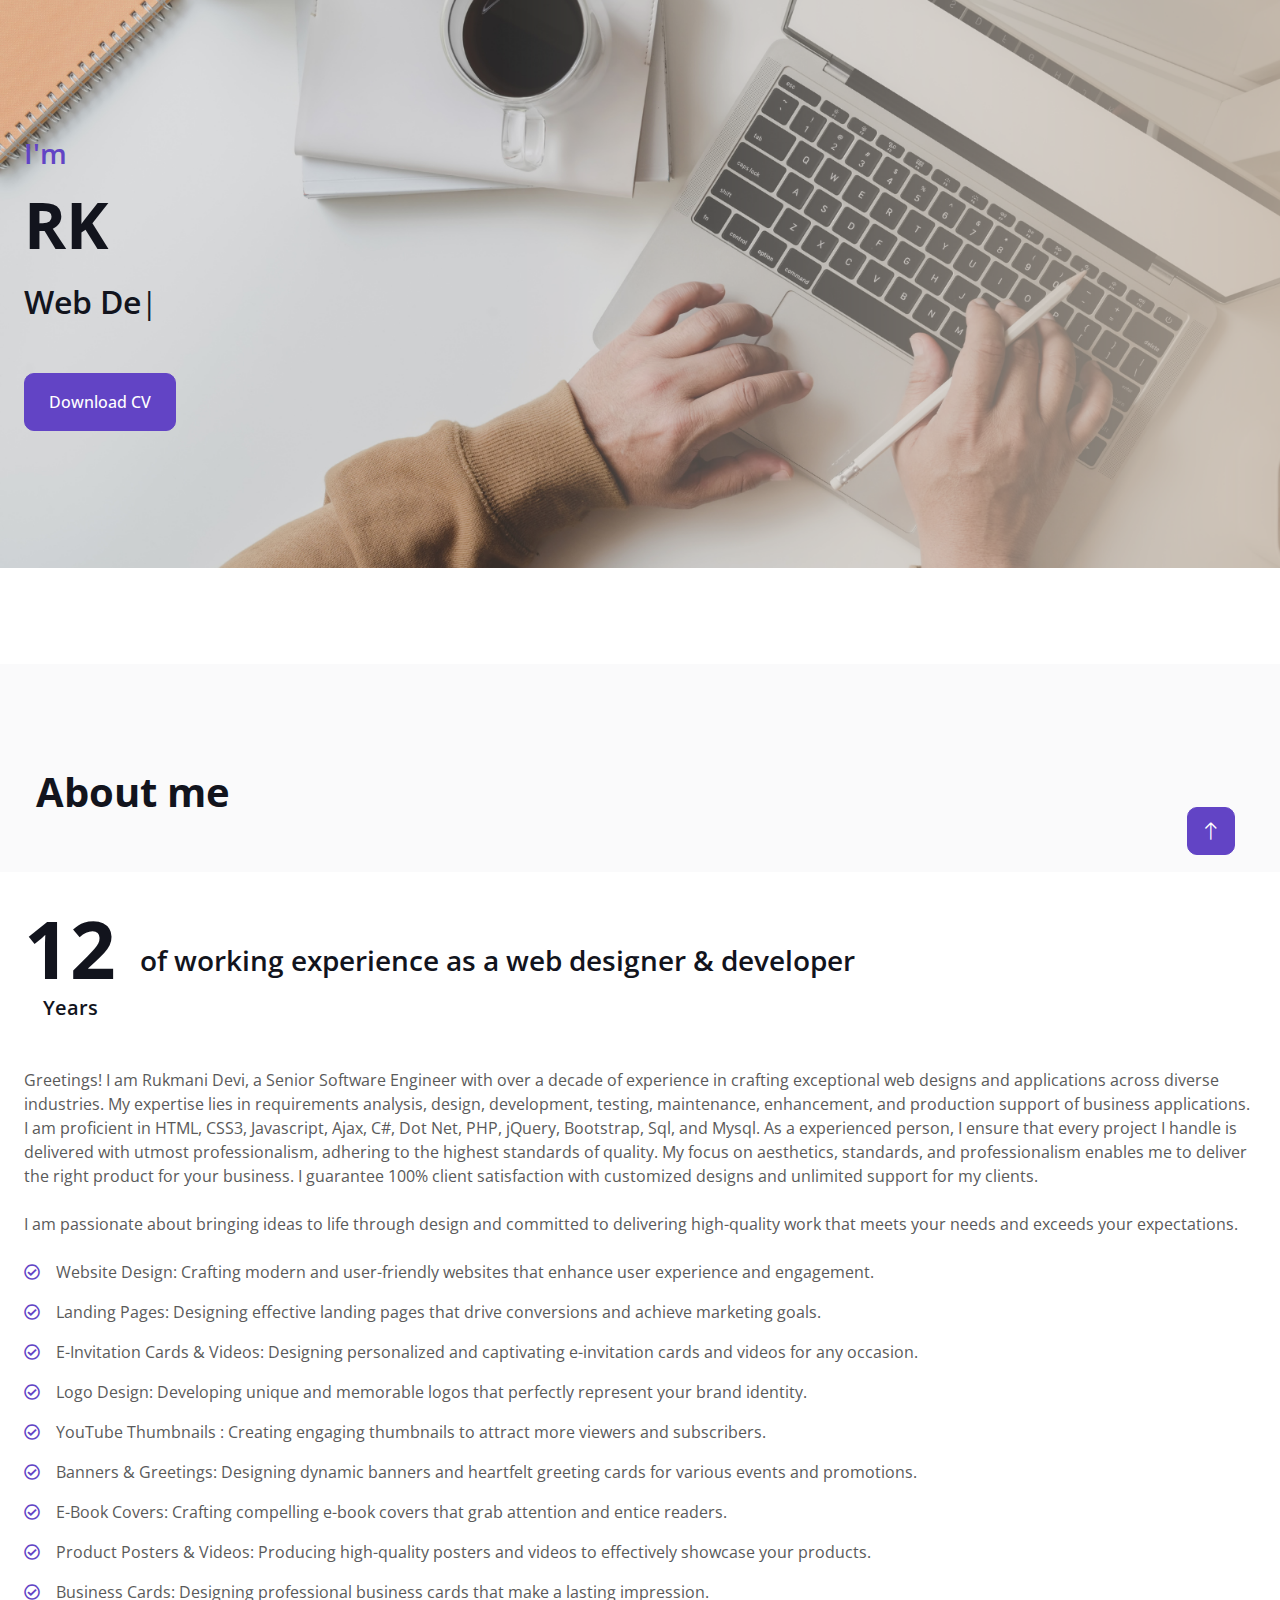
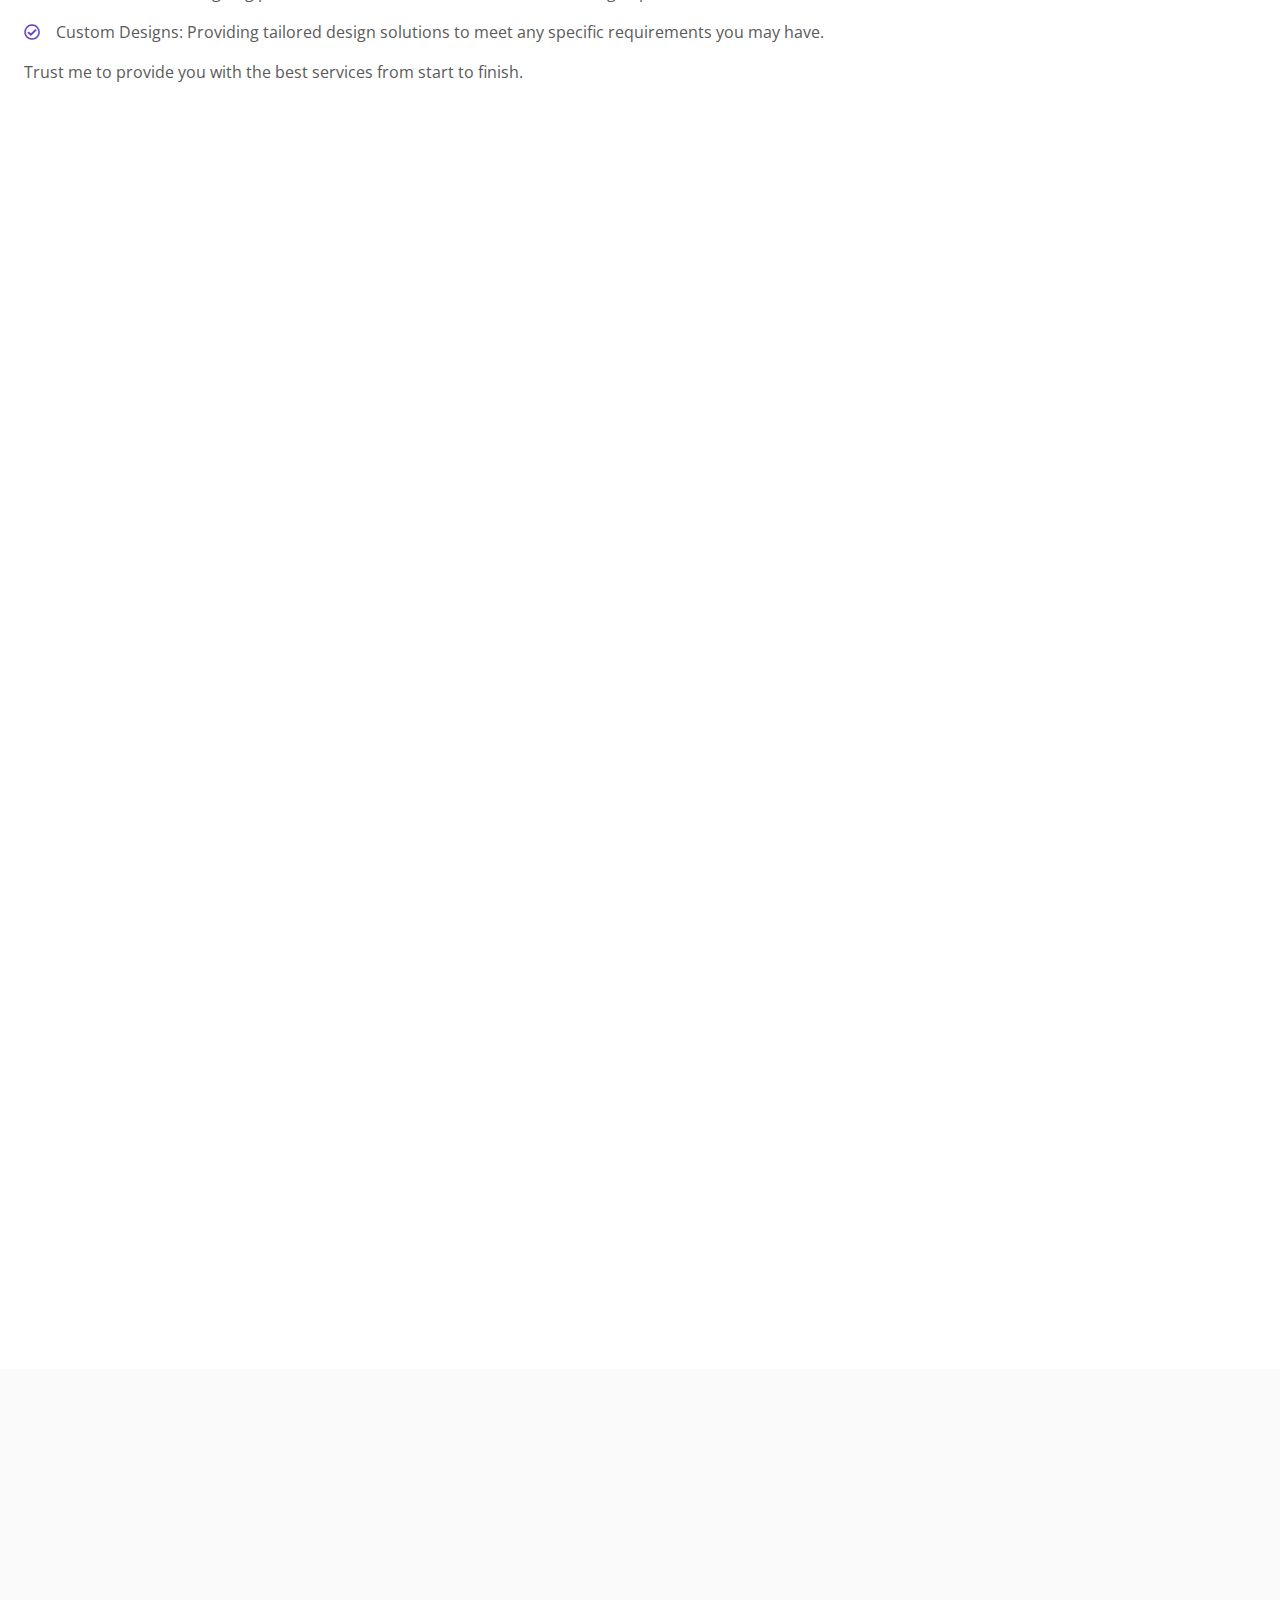
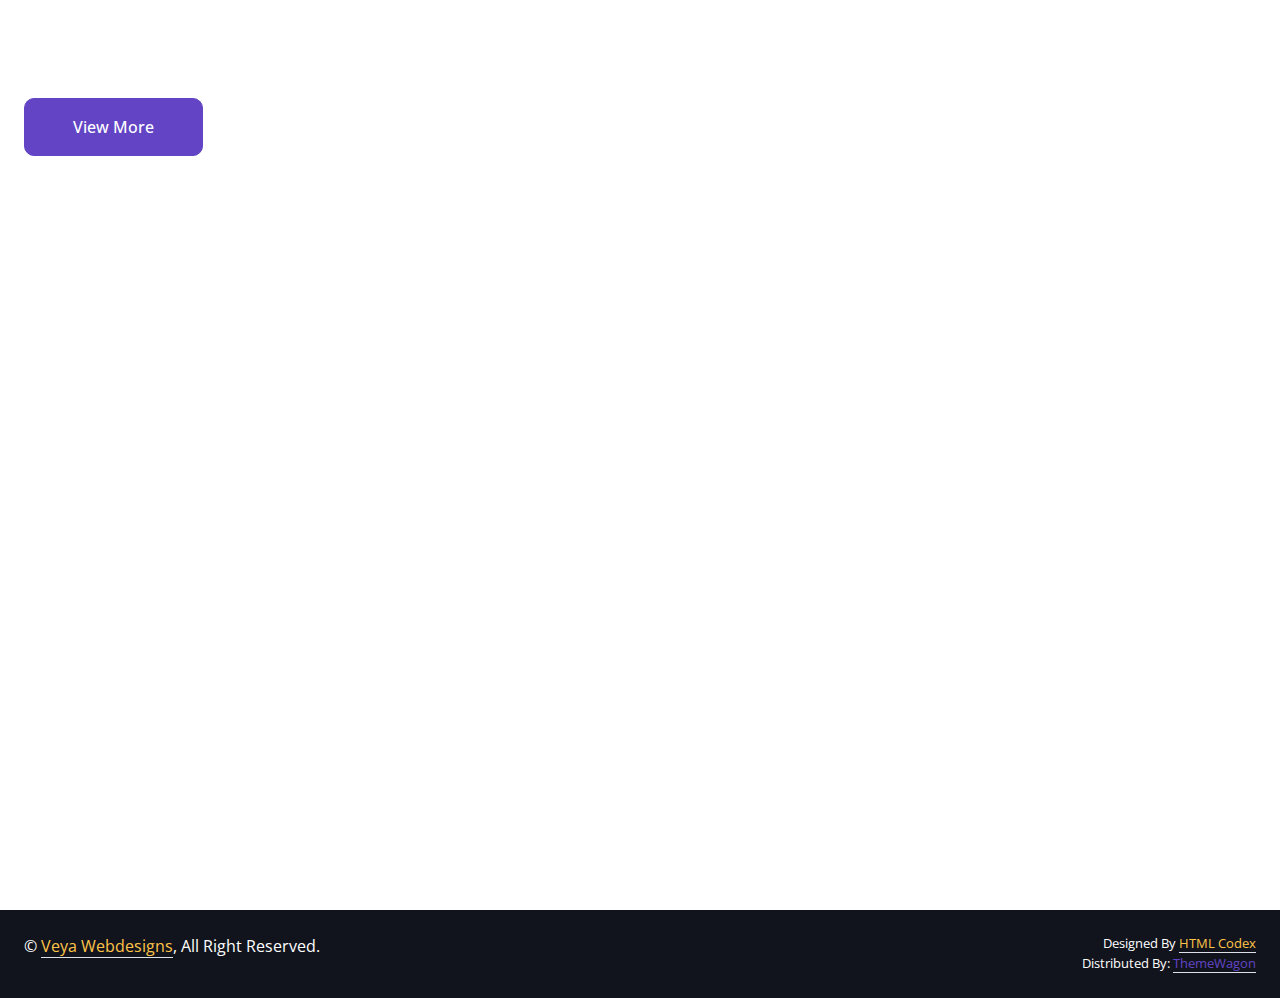
<file: index1.html>
<!DOCTYPE html>
<html lang="en">

<head>
    <meta charset="utf-8">
    <title>Veya Webdesigns</title>
    <meta content="width=device-width, initial-scale=1.0" name="viewport">
    <meta content="" name="keywords">
    <meta content="" name="description">

    <!-- Favicon -->
    <link href="img/favicon.ico" rel="icon">

    <!-- Google Web Fonts -->
    <link rel="preconnect" href="https://fonts.googleapis.com">
    <link rel="preconnect" href="https://fonts.gstatic.com" crossorigin>
    <link href="https://fonts.googleapis.com/css2?family=Open+Sans:wght@400;500;600;700;800&display=swap" rel="stylesheet"> 

    <!-- Icon Font Stylesheet -->
    <link href="https://cdnjs.cloudflare.com/ajax/libs/font-awesome/5.10.0/css/all.min.css" rel="stylesheet">
    <link href="https://cdn.jsdelivr.net/npm/bootstrap-icons@1.4.1/font/bootstrap-icons.css" rel="stylesheet">

    <!-- Libraries Stylesheet -->
    <link href="lib/animate/animate.min.css" rel="stylesheet">
    <link href="lib/lightbox/css/lightbox.min.css" rel="stylesheet">
    <link href="lib/owlcarousel/assets/owl.carousel.min.css" rel="stylesheet">

    <!-- Customized Bootstrap Stylesheet -->
    <link href="css/bootstrap.min.css" rel="stylesheet">

    <!-- Template Stylesheet -->
   <link href="css/style.css" rel="stylesheet">
   
</head>

<body data-bs-spy="scroll" data-bs-target=".navbar" data-bs-offset="51">
    <!-- Spinner Start -->
    <div id="spinner" class="show bg-white position-fixed translate-middle w-100 vh-100 top-50 start-50 d-flex align-items-center justify-content-center">
        <div class="spinner-border text-primary" style="width: 3rem; height: 3rem;" role="status">
            <span class="sr-only">Loading...</span>
        </div>
    </div>
    <!-- Spinner End -->


    <!-- Navbar Start -->
    <nav class="navbar navbar-expand-lg bg-white navbar-light fixed-top shadow py-lg-0 px-4 px-lg-5 wow fadeIn" data-wow-delay="0.1s">
        <a href="index.html" class="navbar-brand d-block d-lg-none">
            <!-- <h1 class="text-primary fw-bold m-0">Veya Webdesigns</h1> -->
        </a>
        <img class="img-fluid" src="img/veya_logo.png" alt="">
        <button type="button" class="navbar-toggler" data-bs-toggle="collapse" data-bs-target="#navbarCollapse">
            <span class="navbar-toggler-icon"></span>
        </button>
        <div class="collapse navbar-collapse justify-content-between py-4 py-lg-0" id="navbarCollapse">
         
            <div class="navbar-nav ms-auto py-0">
                <a href="#home" class="nav-item nav-link active">Home</a>
                <a href="#about" class="nav-item nav-link">About</a>
                <a href="#skill" class="nav-item nav-link">Skills</a>
                <a href="#service" class="nav-item nav-link">Services</a>
            </div>
            <!-- <a href="index.html" class="navbar-brand bg-secondary py-3 px-4 mx-3 d-none d-lg-block">
                <h1 class="text-primary fw-bold m-0"></h1>
            </a> -->
            <div class="navbar-nav me-auto py-0">
                <a href="#project" class="nav-item nav-link">Projects</a>
               <!--<a href="#team" class="nav-item nav-link">Team</a>
                <a href="#testimonial" class="nav-item nav-link">Testimonial</a> -->
                <a href="#contact" class="nav-item nav-link">Contact</a>
            </div>
        </div>
    </nav>
    <!-- Navbar End -->


    <!-- Header Start -->
    <div class="container-fluid bg-light my-6 mt-0" id="home"  style="background-image:url('img/banner.png');background-repeat: no-repeat; background-size: cover;width:100vw">
        <div class="container" >
            <div class="row g-5 align-items-center">
                <div class="col-lg-6 py-6 pb-0 pt-lg-0">
                    <h3 class="text-primary mb-3">I'm</h3>
                    <h1 class="display-3 mb-3">RK</h1>
                    <h2 class="typed-text-output d-inline"></h2>
                    <div class="typed-text d-none">Web Designer, Web Developer, Full Stack Developer, Graphic Designer, Freelancer</div>
                    <div class="d-flex align-items-center pt-5">
                        <a href="R.K.Rukmani_devi_Resume_new.pdf" class="btn btn-primary py-3 px-4 me-5" target="_blank">Download CV</a>
                        <!--<button type="button" class="btn-play" data-bs-toggle="modal"
                            data-src="https://www.youtube.com/embed/DWRcNpR6Kdc" data-bs-target="#videoModal">
                            <span></span>
                        </button> 
                        <h5 class="ms-4 mb-0 d-none d-sm-block">Play Video</h5>-->
                    </div>
                </div>
                <div class="col-lg-6">
                    <div style="height:568px; width:439px;"></div>
                    <!-- <img class="img-fluid" src="" alt="" height="568px" width="439px">  -->
                </div>
            </div>
        </div>
    </div>
    <!-- Header End -->


    <!-- Video Modal Start -->
    <div class="modal modal-video fade" id="videoModal" tabindex="-1" aria-labelledby="exampleModalLabel" aria-hidden="true">
        <div class="modal-dialog">
            <div class="modal-content rounded-0">
                <div class="modal-header">
                    <h3 class="modal-title" id="exampleModalLabel">Youtube Video</h3>
                    <button type="button" class="btn-close" data-bs-dismiss="modal" aria-label="Close"></button>
                </div>
                <div class="modal-body">
                    <!-- 16:9 aspect ratio -->
                    <div class="ratio ratio-16x9">
                        <iframe class="embed-responsive-item" src="" id="video" allowfullscreen allowscriptaccess="always"
                            allow="autoplay"></iframe>
                    </div>
                </div>
            </div>
        </div>
    </div>
    <!-- Video Modal End -->

<!--New-->
<!-- Service Start -->
    <div class="container-fluid bg-light my-1 py-2" id="about">
        <div class="container">
            <div class="row g-12">
              <div class="row g-5 mb-5 wow fadeInUp" data-wow-delay="0.1s">
                  <div class="col-lg-6">
                     <h1 class="display-6 mb-0">About me</h1>
                  </div>
                <!-- <div class="col-lg-6 text-lg-end">
                    <a class="btn btn-primary py-3 px-5" href="">Hire Me</a>
                </div> -->
              </div>
         </div>
        </div>
    </div>
    <!-- Service End -->
<!-- End new-->
 <!-- About Start -->
    <div class="container-xxl py-4" >
        <div class="container">
            <div class="row g-12">
                <div class="col-lg-12 wow fadeInUp" data-wow-delay="0.1s">
                    
                    <div class="d-flex align-items-center mb-5">
                        <div class="years flex-shrink-0 text-center me-4">
                            <h1 class="display-1 mb-0">12</h1>
                            <h5 class="mb-0">Years</h5>
                        </div>
                        <h3 class="lh-base mb-0">of working experience as a web designer & developer</h3>
                    </div>
                    <p class="mb-4">Greetings! I am Rukmani Devi, a Senior Software Engineer with over a decade of experience in crafting exceptional web designs and applications across diverse industries. 
                     My expertise lies in requirements analysis, design, development, testing, maintenance, enhancement, and production support of business applications.
                     I am proficient in HTML, CSS3, Javascript, Ajax, C#, Dot Net, PHP, jQuery, Bootstrap, Sql, and Mysql.
                     As a experienced person, I ensure that every project I handle is delivered with utmost professionalism, adhering to the highest standards of quality. 
                     My focus on aesthetics, standards, and professionalism enables me to deliver the right product for your business.
                     I guarantee 100% client satisfaction with customized designs and unlimited support for my clients. 
                   
                   </p>
                    <p class="mb-4">I am passionate about bringing ideas to life through design and committed to delivering high-quality work that meets your needs and exceeds your expectations.</p>
                    <p class="mb-3"><i class="far fa-check-circle text-primary me-3"></i>Website Design: Crafting modern and user-friendly websites that enhance user experience and engagement.</p>
                    <p class="mb-3"><i class="far fa-check-circle text-primary me-3"></i>Landing Pages: Designing effective landing pages that drive conversions and achieve marketing goals.</p>
                    <p class="mb-3"><i class="far fa-check-circle text-primary me-3"></i>E-Invitation Cards & Videos: Designing personalized and captivating e-invitation cards and videos for any occasion.</p>
                    <p class="mb-3"><i class="far fa-check-circle text-primary me-3"></i>Logo Design: Developing unique and memorable logos that perfectly represent your brand identity.</p>
                    <!-- <p class="mb-3"><i class="far fa-check-circle text-primary me-3"></i>YouTube Thumbnails & Videos: Creating engaging thumbnails and editing videos to attract more viewers and subscribers.</p> -->
                     <p class="mb-3"><i class="far fa-check-circle text-primary me-3"></i>YouTube Thumbnails : Creating engaging thumbnails to attract more viewers and subscribers.</p>
                    <p class="mb-3"><i class="far fa-check-circle text-primary me-3"></i>Banners & Greetings: Designing dynamic banners and heartfelt greeting cards for various events and promotions.</p>
                    <p class="mb-3"><i class="far fa-check-circle text-primary me-3"></i>E-Book Covers: Crafting compelling e-book covers that grab attention and entice readers.</p>
                    <p class="mb-3"><i class="far fa-check-circle text-primary me-3"></i>Product Posters & Videos: Producing high-quality posters and videos to effectively showcase your products.</p>
                    <p class="mb-3"><i class="far fa-check-circle text-primary me-3"></i>Business Cards: Designing professional business cards that make a lasting impression.</p>
                    <p class="mb-3"><i class="far fa-check-circle text-primary me-3"></i>Custom Designs: Providing tailored design solutions to meet any specific requirements you may have.</p>
                   
                    <p class="mb-4">Trust me to provide you with the best services from start to finish.</p>
      
                    <!-- <a class="btn btn-primary py-3 px-5 mt-3" href="">Read More</a> -->
                </div>
               
            </div>
        </div>
    </div>
    <!-- About End -->
    <!-- About Start -->
    <!--<div class="container-xxl py-6" id="about">
        <div class="container">
            <div class="row g-5">
                <div class="col-lg-6 wow fadeInUp" data-wow-delay="0.1s">
                    <div class="d-flex align-items-center mb-5">
                        <div class="years flex-shrink-0 text-center me-4">
                            <h1 class="display-1 mb-0">12</h1>
                            <h5 class="mb-0">Years</h5>
                        </div>
                        <h3 class="lh-base mb-0">of working experience as a web designer & developer</h3>
                    </div>
                    <p class="mb-4">Stet no et lorem dolor et diam, amet duo ut dolore vero eos. No stet est diam rebum amet diam ipsum. Clita clita labore, dolor duo nonumy clita sit at, sed sit sanctus dolor eos.</p>
                    <p class="mb-3"><i class="far fa-check-circle text-primary me-3"></i>Afordable Prices</p>
                    <p class="mb-3"><i class="far fa-check-circle text-primary me-3"></i>High Quality Product</p>
                    <p class="mb-3"><i class="far fa-check-circle text-primary me-3"></i>On Time Project Delivery</p>
                    <a class="btn btn-primary py-3 px-5 mt-3" href="">Read More</a>
                </div>
                <div class="col-lg-6 wow fadeInUp" data-wow-delay="0.5s">
                    <div class="row g-3 mb-4">
                        <div class="col-sm-6">
                            <img class="img-fluid rounded" src="img/about-1.jpg" alt="">
                        </div>
                        <div class="col-sm-6">
                            <img class="img-fluid rounded" src="img/about-2.jpg" alt="">
                        </div>
                    </div>
                    <div class="d-flex align-items-center mb-3">
                        <h5 class="border-end pe-3 me-3 mb-0">Happy Clients</h5>
                        <h2 class="text-primary fw-bold mb-0" data-toggle="counter-up">1234</h2>
                    </div>
                    <p class="mb-4">Stet no et lorem dolor et diam, amet duo ut dolore vero eos. No stet est diam amet diam ipsum clita labore dolor duo clita.</p>
                    <div class="d-flex align-items-center mb-3">
                        <h5 class="border-end pe-3 me-3 mb-0">Projects Completed</h5>
                        <h2 class="text-primary fw-bold mb-0" data-toggle="counter-up">1234</h2>
                    </div>
                    <p class="mb-0">Stet no et lorem dolor et diam, amet duo ut dolore vero eos. No stet est diam amet diam ipsum clita labore dolor duo clita.</p>
                </div>
            </div>
        </div>
    </div>-->
    <!-- About End -->


    <!-- Expertise Start -->
    <div class="container-xxl py-6 pb-5" id="skill">
        <div class="container">
            <div class="row g-5">
                <div class="col-lg-12 wow fadeInUp" data-wow-delay="0.1s">
                    <h1 class="display-6 mb-6">Skills & Experience</h1>
                    <p class="mb-4">Here are my core skills and expertise in web development and software engineering:</p>
                    <h3 class="mb-4">My Skills</h3>
                    <div class="row align-items-center">
                        <div class="col-md-6">
                            <div class="skill mb-4">
                                <div class="d-flex justify-content-between">
                                    <h6 class="font-weight-bold">HTML & Javascript</h6>
                                    <h6 class="font-weight-bold">95%</h6>
                                </div>
                                <div class="progress">
                                    <div class="progress-bar bg-primary" role="progressbar" aria-valuenow="95" aria-valuemin="0" aria-valuemax="100"></div>
                                </div>
                            </div>
                            <div class="skill mb-4">
                                <div class="d-flex justify-content-between">
                                    <h6 class="font-weight-bold">PHP & Mysql</h6>
                                    <h6 class="font-weight-bold">85%</h6>
                                </div>
                                <div class="progress">
                                    <div class="progress-bar bg-warning" role="progressbar" aria-valuenow="85" aria-valuemin="0" aria-valuemax="100"></div>
                                </div>
                            </div>
                            <div class="skill mb-4">
                                <div class="d-flex justify-content-between">
                                    <h6 class="font-weight-bold">C# Dot Net MVC & Sql</h6>
                                    <h6 class="font-weight-bold">85%</h6>
                                </div>
                                <div class="progress">
                                    <div class="progress-bar bg-info" role="progressbar" aria-valuenow="85" aria-valuemin="0" aria-valuemax="100"></div>
                                </div>
                            </div>
                            <div class="skill mb-4">
                                <div class="d-flex justify-content-between">
                                    <h6 class="font-weight-bold">Jquery & Ajax</h6>
                                    <h6 class="font-weight-bold">85%</h6>
                                </div>
                                <div class="progress">
                                    <div class="progress-bar bg-danger" role="progressbar" aria-valuenow="85" aria-valuemin="0" aria-valuemax="100"></div>
                                </div>
                            </div>
                           
                           
                            
                            
                        </div>
                        <div class="col-md-6">
                           
                            <div class="skill mb-4">
                                <div class="d-flex justify-content-between">
                                    <h6 class="font-weight-bold"> CSS</h6>
                                    <h6 class="font-weight-bold">90%</h6>
                                </div>
                                <div class="progress">
                                    <div class="progress-bar bg-dark" role="progressbar" aria-valuenow="90" aria-valuemin="0" aria-valuemax="100"></div>
                                </div>
                            </div>
                            <div class="skill mb-4">
                                <div class="d-flex justify-content-between">
                                    <h6 class="font-weight-bold">Bootstrap & Kendo UI</h6>
                                    <h6 class="font-weight-bold">85%</h6>
                                </div>
                                <div class="progress">
                                    <div class="progress-bar bg-primary" role="progressbar" aria-valuenow="85" aria-valuemin="0" aria-valuemax="100"></div>
                                </div>
                            </div>
                            <div class="skill mb-4">
                                <div class="d-flex justify-content-between">
                                    <h6 class="font-weight-bold">React & Angular </h6>
                                    <h6 class="font-weight-bold">25%</h6>
                                </div>
                                <div class="progress">
                                    <div class="progress-bar bg-danger" role="progressbar" aria-valuenow="25" aria-valuemin="0" aria-valuemax="100"></div>
                                </div>
                            </div>
                            <div class="skill mb-4">
                                <div class="d-flex justify-content-between">
                                    <h6 class="font-weight-bold">Adobe Photoshop & Canva</h6>
                                    <h6 class="font-weight-bold">75%</h6>
                                </div>
                                <div class="progress">
                                    <div class="progress-bar bg-info" role="progressbar" aria-valuenow="75" aria-valuemin="0" aria-valuemax="100"></div>
                                </div>
                            </div>
                            
                           
                        </div>
                    </div>
                </div>
                <br><br>
                <div class="col-lg-12 wow fadeInUp" data-wow-delay="0.5s">
                    <ul class="nav nav-pills rounded border border-2 border-primary mb-5">
                        <li class="nav-item w-50">
                            <button class="nav-link w-100 py-3 fs-5 active" data-bs-toggle="pill" href="#tab-1">Experience</button>
                        </li>
                        <li class="nav-item w-50">
                            <button class="nav-link w-100 py-3 fs-5" data-bs-toggle="pill" href="#tab-2">Education</button>
                        </li>
                    </ul>
                    <div class="tab-content">
                        <div id="tab-1" class="tab-pane fade show p-0 active">
                            <div class="row gy-5 gx-4">
                                <div class="col-sm-6">
                                    <h5>Software Engineer</h5>
                                    <hr class="text-primary my-2">
                                    <p class="text-primary mb-1">Jul 2014 - Oct 2019</p>
                                    <h6 class="mb-0">Opttech Computing Inc, Palatine, US</h6>
                                </div>
                                <div class="col-sm-6">
                                    <h5>General Manager</h5>
                                    <hr class="text-primary my-2">
                                    <p class="text-primary mb-1">Jan 2011 - Apr 2012</p>
                                    <h6 class="mb-0">DJ Software Consultancy Private Ltd, Erode</h6>
                                </div>
                                <div class="col-sm-6">
                                    <h5>Project Manager</h5>
                                    <hr class="text-primary my-2">
                                    <p class="text-primary mb-1">Jun 2009 - Dec 2010</p>
                                    <h6 class="mb-0">DJ Software Consultancy Private Ltd, Erode  </h6>
                                </div>
                                <div class="col-sm-6">
                                    <h5>Software Engineer</h5>
                                    <hr class="text-primary my-2">
                                    <p class="text-primary mb-1">May 2008 - May 2009</p>
                                    <h6 class="mb-0" >DJ Software Consultancy Private Ltd, Erode</h6>
                                </div>
                                <div class="col-sm-6">
                                    <h5>Lecturer</h5>
                                    <hr class="text-primary my-2">
                                    <p class="text-primary mb-1">Jan 2008 - May 2008</p>
                                    <h6 class="mb-0">Bharathiyar University Computer Training Center, Erode</h6>
                                </div>
                                <div class="col-sm-6">
                                    <h5>Lecturer</h5>
                                    <hr class="text-primary my-2">
                                    <p class="text-primary mb-1">Jan 2007 - Mar 2008</p>
                                    <h6 class="mb-0">Annamalai University Computer Training Center, Erode</h6>
                                </div>
                                <div class="col-sm-6">
                                    <h5>VB Programmer </h5>
                                    <hr class="text-primary my-2">
                                    <p class="text-primary mb-1">July 2007 - Mar 2008</p>
                                    <h6 class="mb-0">ABIS Softwares, Erode</h6>
                                </div>
                               
                                
                               
                                
                                <div class="col-sm-6">
                                    <h5>Freelancer</h5>
                                    <hr class="text-primary my-2">
                                    <p class="text-primary mb-1">May 2012 - Jun 2014</p>
                                    <h6 class="mb-0"></h6>
                                </div>
                            </div>
                        </div>
                        <div id="tab-2" class="tab-pane fade show p-0">
                            <div class="row gy-5 gx-4">
                                <div class="col-sm-6">
                                    <h5>Master of Computer Applications</h5>
                                    <hr class="text-primary my-2">
                                    <p class="text-primary mb-1">2005 - 2047</p>
                                    <h6 class="mb-0">Annamalai University</h6>
                                </div>
                                <div class="col-sm-6">
                                    <h5>PGDCA</h5>
                                    <hr class="text-primary my-2">
                                    <p class="text-primary mb-1">2004 - 2005</p>
                                    <h6 class="mb-0">Annamalai University</h6>
                                </div>
                                <div class="col-sm-6">
                                    <h5>BA -Psychology</h5>
                                    <hr class="text-primary my-2">
                                    <p class="text-primary mb-1">2000 - 2045</p>
                                    <h6 class="mb-0">Madras University</h6>
                                </div>
                                <div class="col-sm-6">
                                    <h5>Certificate Course in .Net Technologies</h5>
                                    <hr class="text-primary my-2">
                                    <p class="text-primary mb-1">2008</p>
                                    <h6 class="mb-0">CMC Limited - TATA Enterprise</h6>
                                </div>
                            </div>
                        </div>
                    </div>
                </div>
            </div>
        </div>
    </div>
    <!-- Expertise End -->


    <!-- Service Start -->
    <div class="container-fluid bg-light my-5 py-6" id="service">
        <div class="container">
            <div class="row g-5 mb-5 wow fadeInUp" data-wow-delay="0.1s">
                <div class="col-lg-6">
                    <h1 class="display-6 mb-0">My Services</h1>
                </div>
              <!--   <div class="col-lg-6 text-lg-end">
                    <a class="btn btn-primary py-3 px-5" href="">Hire Me</a>
                </div> -->
            </div>
            <div class="row g-4">
                <div class="col-lg-6 wow fadeInUp" data-wow-delay="0.1s">
                    <div class="service-item d-flex flex-column flex-sm-row bg-white rounded h-100 p-4 p-lg-5">
                        <div class="bg-icon flex-shrink-0 mb-3">
                            <i class="fa fa-crop-alt fa-2x text-dark"></i>
                        </div>
                        <div class="ms-sm-4">
                            <!-- <h4 class="mb-3">Creative Design</h4> -->
                            <h4 class="mb-3">Web Development</h4>
                            <!-- <h6 class="mb-3">Start from <span class="text-primary">$199</span></h6> -->
                            <span>Offering comprehensive web development services with over twelve years of experience. I create robust, scalable web applications tailored to your needs. Expertise includes custom business automation solutions,  Committed to delivering high-quality, efficient, and user-friendly web solutions.
                            </span>
                        </div>
                    </div>
                </div>
                <div class="col-lg-6 wow fadeInUp" data-wow-delay="0.3s">
                    <div class="service-item d-flex flex-column flex-sm-row bg-white rounded h-100 p-4 p-lg-5">
                        <div class="bg-icon flex-shrink-0 mb-3">
                            <i class="fa fa-code-branch fa-2x text-dark"></i>
                        </div>
                        <div class="ms-sm-4">
                            <h4 class="mb-3">Graphic Design</h4>
                            <!-- <h6 class="mb-3">Start from <span class="text-primary">$199</span></h6> -->
                            <span>I provide a wide array of design solutions to meet your diverse needs.  With expertise in web design, social media graphics, print design, digital content creation, and more, I ensure every design reflects your vision and communicates effectively with your audience.</span>
                        </div>
                    </div>
                </div>
                <div class="col-lg-6 wow fadeInUp" data-wow-delay="0.1s">
                    <div class="service-item d-flex flex-column flex-sm-row bg-white rounded h-100 p-4 p-lg-5">
                        <div class="bg-icon flex-shrink-0 mb-3">
                            <i class="fa fa-code fa-2x text-dark"></i>
                        </div>
                        <div class="ms-sm-4">
                            <h4 class="mb-3">Web Design</h4>
                            <!-- <h6 class="mb-3">Start from <span class="text-primary">$199</span></h6> -->
                            <span>I specialize in creating visually appealing and user-friendly websites that reflect your brand's identity and goals. Whether you're starting from scratch or redesigning an existing site, I offer comprehensive web design solutions tailored to meet your specific needs. </span>
                        </div>
                    </div>
                </div>
                <div class="col-lg-6 wow fadeInUp" data-wow-delay="0.1s">
                    <div class="service-item d-flex flex-column flex-sm-row bg-white rounded h-100 p-4 p-lg-5">
                        <div class="bg-icon flex-shrink-0 mb-3">
                            <i class="fa fa-crop-alt fa-2x text-dark"></i>
                        </div>
                        <div class="ms-sm-4">
                            <!-- <h4 class="mb-3">Creative Design</h4> -->
                            <h4 class="mb-3">Brand Identity</h4>
                            <!-- <h6 class="mb-3">Start from <span class="text-primary">$199</span></h6> -->
                            <span>As a skilled graphic designer, I excel in creating cohesive and impactful brand identities.I transform your vision into a compelling visual narrative, ensuring your brand stands out and resonates with your audience.</span>
                        </div>
                    </div>
                </div>
               <!-- <div class="col-lg-6 wow fadeInUp" data-wow-delay="0.3s">
                    <div class="service-item d-flex flex-column flex-sm-row bg-white rounded h-100 p-4 p-lg-5">
                        <div class="bg-icon flex-shrink-0 mb-3">
                            <i class="fa fa-laptop-code fa-2x text-dark"></i>
                        </div>
                        <div class="ms-sm-4">
                            <h4 class="mb-3">UI/UX Design</h4>
                             <h6 class="mb-3">Start from <span class="text-primary">$199</span></h6>
                            <span>I specialize in creating intuitive and visually appealing user experiences (UX) and interfaces (UI). From initial concept to final implementation, I focus on understanding user needs and behaviors to craft designs that optimize usability and engagement across digital platforms.  </span>
                        </div>
                    </div>
                </div>-->
            </div>
        </div>
    </div>
    <!-- Service End -->


    <!-- Projects Start -->
    <div class="container-xxl py-6 pt-5" id="project">
        <div class="container">
            <div class="row g-5 mb-5 align-items-center wow fadeInUp" data-wow-delay="0.1s">
                <div class="col-lg-6">
                    <h1 class="display-6 mb-0">My Projects</h1>
                </div>
                <div class="col-lg-6 text-lg-end">
                    <ul class="list-inline mx-n3 mb-0" id="portfolio-flters">
                        <li class="mx-3 active" data-filter="*">All Projects</li>
                        <li class="mx-3" data-filter=".first">Web Design</li>
                        <li class="mx-3" data-filter=".second">Graphic Design</li>
                    </ul>
                </div>
            </div>
            <div class="row g-4 portfolio-container wow fadeInUp" data-wow-delay="0.1s">
                <div class="col-lg-4 col-md-6 portfolio-item first">
                    <div class="portfolio-img rounded overflow-hidden">
                        <!-- <img class="img-fluid" src="img/project-1.jpg" alt=""> -->
                        <img class="img-fluid" src="img/mindfulart1.png" alt="">
                        <div class="portfolio-btn">
                            <a class="btn btn-lg-square btn-outline-secondary border-2 mx-1" href="img/mindfulart.png" data-lightbox="portfolio"><i class="fa fa-eye"></i></a>
                            <a class="btn btn-lg-square btn-outline-secondary border-2 mx-1" href="http://mindfularts.in" target="_blank"> <i class="fa fa-link"></i></a>
                        </div>
                    </div>
                </div>
                <div class="col-lg-4 col-md-6 portfolio-item first">
                    <div class="portfolio-img rounded overflow-hidden">
                        <!-- <img class="img-fluid" src="img/project-2.jpg" alt=""> -->
                        <img class="img-fluid" src="img/yazhinnovations2.png" alt="">
                        <div class="portfolio-btn">
                            <a class="btn btn-lg-square btn-outline-secondary border-2 mx-1" href="img/yazhinnovations.png" data-lightbox="portfolio"><i class="fa fa-eye"></i></a>
                            <a class="btn btn-lg-square btn-outline-secondary border-2 mx-1" href="https://yazhinnovations.blogspot.com/" target="_blank"><i class="fa fa-link"></i></a>
                        </div>
                    </div>
                </div>
                <div class="col-lg-4 col-md-6 portfolio-item first">
                    <div class="portfolio-img rounded overflow-hidden">
                        <!-- <img class="img-fluid" src="img/project-3.jpg" alt=""> -->
                        <img class="img-fluid" src="img/aaran1.png" alt="">
                        <div class="portfolio-btn">
                            <a class="btn btn-lg-square btn-outline-secondary border-2 mx-1" href="img/aaran.png" data-lightbox="portfolio"><i class="fa fa-eye"></i></a>
                            <a class="btn btn-lg-square btn-outline-secondary border-2 mx-1" href="https://aaran-writer.blogspot.com/" target="_blank"><i class="fa fa-link"></i></a>
                        </div>
                    </div>
                </div>
                <div class="col-lg-4 col-md-6 portfolio-item second">
                    <div class="portfolio-img rounded overflow-hidden">
                        <!-- <img class="img-fluid" src="img/project-4.jpg" alt=""> -->
                        <img class="img-fluid" src="img/business_card-2.png" alt="">
                        <div class="portfolio-btn">
                            <a class="btn btn-lg-square btn-outline-secondary border-2 mx-1" href="img/business_card-2.png" data-lightbox="portfolio"><i class="fa fa-eye"></i></a>
                            <a class="btn btn-lg-square btn-outline-secondary border-2 mx-1" href="https://www.instagram.com/veya_webdesigns/" target="_blank"><i class="fa fa-link"></i></a> 
                        </div>
                    </div>
                </div>
                <div class="col-lg-4 col-md-6 portfolio-item second">
                    <div class="portfolio-img rounded overflow-hidden">
                        <!-- <img class="img-fluid" src="img/project-5.jpg" alt=""> -->
                        <img class="img-fluid" src="img/BAMA-Chilli1.jpg" alt="">
                        <div class="portfolio-btn">
                            <a class="btn btn-lg-square btn-outline-secondary border-2 mx-1" href="img/BAMA-Chilli1.jpg" data-lightbox="portfolio"><i class="fa fa-eye"></i></a>
                            <a class="btn btn-lg-square btn-outline-secondary border-2 mx-1" href="https://www.instagram.com/veya_webdesigns/" target="_blank"><i class="fa fa-link"></i></a> 
                        </div>
                    </div>
                </div>
                <div class="col-lg-4 col-md-6 portfolio-item second">
                    <div class="portfolio-img rounded overflow-hidden">
                        <!-- <img class="img-fluid" src="img/project-6.jpg" alt=""> -->
                        <img class="img-fluid" src="img/digitalmagicad.jpg" alt="">
                        <div class="portfolio-btn">
                            <a class="btn btn-lg-square btn-outline-secondary border-2 mx-1" href="img/digitalmagicad.jpg" data-lightbox="portfolio"><i class="fa fa-eye"></i></a>
                            <a class="btn btn-lg-square btn-outline-secondary border-2 mx-1" href="https://www.instagram.com/veya_webdesigns/" target="_blank"><i class="fa fa-link"></i></a> 
                        </div>
                    </div>
                </div>
               
               
            </div>
            <a class="btn btn-primary py-3 px-5 mt-3" href="https://www.instagram.com/veya_webdesigns/" target="_blank">View More</a>
        </div>
        
     </div>
    <!-- Projects End -->
   


    <!-- Team Start -->
    <!--<div class="container-xxl py-6 pb-5" id="team">
        <div class="container">
            <div class="row g-5 mb-5 wow fadeInUp" data-wow-delay="0.1s">
                <div class="col-lg-6">
                    <h1 class="display-5 mb-0">Team Members</h1>
                </div>
                <div class="col-lg-6 text-lg-end">
                    <a class="btn btn-primary py-3 px-5" href="">Contact Us</a>
                </div>
            </div>
            <div class="row g-4">
                <div class="col-lg-4 col-md-6 wow fadeInUp" data-wow-delay="0.1s">
                    <div class="team-item position-relative">
                        <img class="img-fluid rounded" src="img/team-1.jpg" alt="">
                        <div class="team-text bg-white rounded-end p-4">
                            <div>
                                <h5>Full Name</h5>
                                <span>Designer</span>
                            </div>
                            <i class="fa fa-arrow-right fa-2x text-primary"></i>
                        </div>
                    </div>
                </div>
                <div class="col-lg-4 col-md-6 wow fadeInUp" data-wow-delay="0.3s">
                    <div class="team-item position-relative">
                        <img class="img-fluid rounded" src="img/team-2.jpg" alt="">
                        <div class="team-text bg-white rounded-end p-4">
                            <div>
                                <h5>Full Name</h5>
                                <span>Designer</span>
                            </div>
                            <i class="fa fa-arrow-right fa-2x text-primary"></i>
                        </div>
                    </div>
                </div>
                <div class="col-lg-4 col-md-6 wow fadeInUp" data-wow-delay="0.5s">
                    <div class="team-item position-relative">
                        <img class="img-fluid rounded" src="img/team-3.jpg" alt="">
                        <div class="team-text bg-white rounded-end p-4">
                            <div>
                                <h5>Full Name</h5>
                                <span>Designer</span>
                            </div>
                            <i class="fa fa-arrow-right fa-2x text-primary"></i>
                        </div>
                    </div>
                </div>
            </div>
        </div>
    </div>-->
    <!-- Team End -->


    <!-- Testimonial Start -->
   <!-- <div class="container-fluid bg-light py-5 my-5" id="testimonial">
        <div class="container-fluid py-5">
            <h1 class="display-5 text-center mb-5 wow fadeInUp" data-wow-delay="0.1s">Testimonial</h1>
            <div class="row justify-content-center">
                <div class="col-lg-3 d-none d-lg-block">
                    <div class="testimonial-left h-100">
                        <img class="img-fluid wow fadeIn" data-wow-delay="0.1s" src="img/testimonial-1.jpg" alt="">
                        <img class="img-fluid wow fadeIn" data-wow-delay="0.3s" src="img/testimonial-2.jpg" alt="">
                        <img class="img-fluid wow fadeIn" data-wow-delay="0.5s" src="img/testimonial-3.jpg" alt="">
                    </div>
                </div>
                <div class="col-lg-6 wow fadeInUp" data-wow-delay="0.5s">
                    <div class="owl-carousel testimonial-carousel">
                        <div class="testimonial-item text-center">
                            <div class="position-relative mb-5">
                                <img class="img-fluid rounded-circle border border-secondary p-2 mx-auto" src="img/testimonial-1.jpg" alt="">
                                <div class="testimonial-icon">
                                    <i class="fa fa-quote-left text-primary"></i>
                                </div>
                            </div>
                            <p class="fs-5 fst-italic">Dolores sed duo clita tempor justo dolor et stet lorem kasd labore dolore lorem ipsum. At lorem lorem magna ut et, nonumy et labore et tempor diam tempor erat.</p>
                            <hr class="w-25 mx-auto">
                            <h5>Client Name</h5>
                            <span>Profession</span>
                        </div>
                        <div class="testimonial-item text-center">
                            <div class="position-relative mb-5">
                                <img class="img-fluid rounded-circle border border-secondary p-2 mx-auto" src="img/testimonial-2.jpg" alt="">
                                <div class="testimonial-icon">
                                    <i class="fa fa-quote-left text-primary"></i>
                                </div>
                            </div>
                            <p class="fs-5 fst-italic">Dolores sed duo clita tempor justo dolor et stet lorem kasd labore dolore lorem ipsum. At lorem lorem magna ut et, nonumy et labore et tempor diam tempor erat.</p>
                            <hr class="w-25 mx-auto">
                            <h5>Client Name</h5>
                            <span>Profession</span>
                        </div>
                        <div class="testimonial-item text-center">
                            <div class="position-relative mb-5">
                                <img class="img-fluid rounded-circle border border-secondary p-2 mx-auto" src="img/testimonial-3.jpg" alt="">
                                <div class="testimonial-icon">
                                    <i class="fa fa-quote-left text-primary"></i>
                                </div>
                            </div>
                            <p class="fs-5 fst-italic">Dolores sed duo clita tempor justo dolor et stet lorem kasd labore dolore lorem ipsum. At lorem lorem magna ut et, nonumy et labore et tempor diam tempor erat.</p>
                            <hr class="w-25 mx-auto">
                            <h5>Client Name</h5>
                            <span>Profession</span>
                        </div>
                    </div>
                </div>
                <div class="col-lg-3 d-none d-lg-block">
                    <div class="testimonial-right h-100">
                        <img class="img-fluid wow fadeIn" data-wow-delay="0.1s" src="img/testimonial-1.jpg" alt="">
                        <img class="img-fluid wow fadeIn" data-wow-delay="0.3s" src="img/testimonial-2.jpg" alt="">
                        <img class="img-fluid wow fadeIn" data-wow-delay="0.5s" src="img/testimonial-3.jpg" alt="">
                    </div>
                </div>
            </div>
        </div>
    </div>-->
    <!-- Testimonial End -->


    <!-- Contact Start -->
    <div class="container-xxl pb-5" id="contact">
        <div class="container py-5">
            <div class="row g-5 mb-5 wow fadeInUp" data-wow-delay="0.1s">
                <div class="col-lg-6">
                    <h1 class="display-6 mb-0">Let's Work Together</h1>
                </div>
                <div class="col-lg-6 text-lg-end">
                    <a class="btn btn-primary py-3 px-5" target="_blank" href="https://api.whatsapp.com/send/?phone=%2B919345526958&text&type=phone_number&app_absent=0">Say Hello in Whatsapp</a>
                </div>
            </div>
            <div class="row g-5">
                <div class="col-lg-5 col-md-6 wow fadeInUp" data-wow-delay="0.1s">
                    <p class="mb-2">My office:</p>
                    <h4>Erode, Tamil Nadu, India</h3>
                    <hr class="w-100">
                    <p class="mb-2">Call me:</p>
                    <!-- <h3 class="fw-bold">+91 93455 26958</h3> -->
                    <h4>+91 93455 26958</h3>
                    <hr class="w-100">
                    <p class="mb-2">Mail me:</p>
                    <h4 >veyatech23@gmail.com</h3>  
                    <hr class="w-100">
                    <p class="mb-4">DM for orders in whatsapp or mail or instagram.</p>
                    <p class="mb-2">Follow me:</p>
                    <div class="d-flex pt-2">
                        <!-- <a class="btn btn-square btn-primary me-2" href=""><i class="fab fa-twitter"></i></a> -->
                        <a class="btn btn-square btn-primary me-2" href="https://www.instagram.com/veya_webdesigns/" target="_blank"><i class="fab fa-instagram"></i></a>
                        <a class="btn btn-square btn-primary me-2" href=""><i class="fab fa-facebook-f"></i></a>
                        <a class="btn btn-square btn-primary me-2" href=""><i class="fab fa-youtube"></i></a>
                        <a class="btn btn-square btn-primary me-2" href="https://www.linkedin.com/in/r-k-rukmani-devi-subramaniam-740336148/" target="_blank"><i class="fab fa-linkedin-in"></i></a>
                    </div>
                    
                </div>
                <div class="col-lg-7 col-md-6 wow fadeInUp" data-wow-delay="0.5s">
                    
                    <!-- <p class="mb-4">The contact form is currently inactive. Get a functional and working contact form with Ajax & PHP in a few minutes. Just copy and paste the files, add a little code and you're done. <a href="https://htmlcodex.com/contact-form">Download Now</a>.</p> -->
                    <!-- <form>
                        <div class="row g-3">
                            <div class="col-md-6">
                                <div class="form-floating">
                                    <input type="text" class="form-control" id="name" placeholder="Your Name">
                                    <label for="name">Your Name</label>
                                </div>
                            </div>
                            <div class="col-md-6">
                                <div class="form-floating">
                                    <input type="email" class="form-control" id="email" placeholder="Your Email">
                                    <label for="email">Your Email</label>
                                </div>
                            </div>
                            <div class="col-12">
                                <div class="form-floating">
                                    <input type="text" class="form-control" id="subject" placeholder="Subject">
                                    <label for="subject">Subject</label>
                                </div>
                            </div>
                            <div class="col-12">
                                <div class="form-floating">
                                    <textarea class="form-control" placeholder="Leave a message here" id="message" style="height: 100px"></textarea>
                                    <label for="message">Message</label>
                                </div>
                            </div>
                            <div class="col-12">
                                <button class="btn btn-primary py-3 px-5" type="submit">Send Message</button>
                            </div>
                        </div>
                    </form> -->
                </div>
            </div>
        </div>
    </div>
    <!-- Contact End -->


    <!-- Map Start -->
    <!--<div class="container-xxl pt-5 px-0 wow fadeInUp" data-wow-delay="0.1s">
        <div class="container-xxl pt-5 px-0">
            <div class="bg-dark">
                 <iframe
                src="https://www.google.com/maps/embed?pb=!1m18!1m12!1m3!1d3001156.4288297426!2d-78.01371936852176!3d42.72876761954724!2m3!1f0!2f0!3f0!3m2!1i1024!2i768!4f13.1!3m3!1m2!1s0x4ccc4bf0f123a5a9%3A0xddcfc6c1de189567!2sNew%20York%2C%20USA!5e0!3m2!1sen!2sbd!4v1603794290143!5m2!1sen!2sbd"
                frameborder="0" style="width: 100%; height: 450px; border:0;" allowfullscreen="" aria-hidden="false"
                tabindex="0"></iframe>
                <iframe src="https://www.google.com/maps/embed?pb=!1m18!1m12!1m3!1d7823.210942602486!2d77.68264746090094!3d11.363500804521514!2m3!1f0!2f0!3f0!3m2!1i1024!2i768!4f13.1!3m3!1m2!1s0x3ba96930a63e6a13%3A0x76e81b90267f47b8!2sVGB%20Garden%20Park!5e0!3m2!1sen!2sin!4v1719765342434!5m2!1sen!2sin"  frameborder="0" style="width: 100%; height: 450px; border:0;" allowfullscreen="" aria-hidden="false"
                tabindex="0" referrerpolicy="no-referrer-when-downgrade"></iframe>
                
            </div>
        </div>
    </div>-->
    <!-- Map End -->


    <!-- Copyright Start -->
    <div class="container-fluid bg-dark text-white py-4">
            <div class="container">
                <div class="row">
                    <div class="col-md-6 text-center text-md-start mb-3 mb-md-0">
                        &copy; <a class="border-bottom text-secondary" href="https://www.instagram.com/veya_webdesigns/" target="_blank">Veya Webdesigns</a>, All Right Reserved.
                    </div>
                    <div class="col-md-6 text-center text-md-end" style="font-size: smaller";>
                        <!--/*** This template is free as long as you keep the footer author’s credit link/attribution link/backlink. If you'd like to use the template without the footer author’s credit link/attribution link/backlink, you can purchase the Credit Removal License from "https://htmlcodex.com/credit-removal". Thank you for your support. ***/-->
                        Designed By <a class="border-bottom text-secondary" href="https://htmlcodex.com" >HTML Codex</a>
                        <br>Distributed By: <a class="border-bottom" href="https://themewagon.com" target="_blank">ThemeWagon</a>
                    </div>
                </div>
            </div>
        </div>
    </div>
    <!-- Copyright End -->


    <!-- Back to Top -->
    <a href="#" class="btn btn-lg btn-primary btn-lg-square back-to-top"><i class="bi bi-arrow-up"></i></a>


    <!-- JavaScript Libraries -->
    <script src="https://code.jquery.com/jquery-3.4.1.min.js"></script>
    <script src="https://cdn.jsdelivr.net/npm/bootstrap@5.0.0/dist/js/bootstrap.bundle.min.js"></script>
    <script src="lib/wow/wow.min.js"></script>
    <script src="lib/easing/easing.min.js"></script>
    <script src="lib/waypoints/waypoints.min.js"></script>
    <script src="lib/typed/typed.min.js"></script>
    <script src="lib/counterup/counterup.min.js"></script>
    <script src="lib/owlcarousel/owl.carousel.min.js"></script>
    <script src="lib/isotope/isotope.pkgd.min.js"></script>
    <script src="lib/lightbox/js/lightbox.min.js"></script>

    <!-- Template Javascript -->
    <script src="js/main.js"></script>
</body>

</html>
</file>
<file: css/style.css>
/********** Template CSS **********/
:root {
    --primary: #6244C5;
    --secondary: #FFC448;
    --light: #FAFAFB;
    --dark: #12141D;
}

.back-to-top {
    position: fixed;
    display: none;
    right: 45px;
    bottom: 45px;
    z-index: 99;
}
 
.my-6 {
    margin-top: 6rem;
    margin-bottom: 6rem;
}

.py-6 {
    padding-top: 6rem;
    padding-bottom: 6rem;
}


/*** Spinner ***/
#spinner {
    opacity: 0;
    visibility: hidden;
    transition: opacity .5s ease-out, visibility 0s linear .5s;
    z-index: 99999;
}

#spinner.show {
    transition: opacity .5s ease-out, visibility 0s linear 0s;
    visibility: visible;
    opacity: 1;
}


/*** Button ***/
.btn {
    font-weight: 500;
    transition: .5s;
}

.btn.btn-primary,
.btn.btn-secondary {
    color: #FFFFFF;
}

.btn-square {
    width: 38px;
    height: 38px;
}

.btn-sm-square {
    width: 32px;
    height: 32px;
}

.btn-lg-square {
    width: 48px;
    height: 48px;
}

.btn-square,
.btn-sm-square,
.btn-lg-square {
    padding: 0;
    display: flex;
    align-items: center;
    justify-content: center;
    font-weight: normal;
}


/*** Navbar ***/
.navbar.fixed-top {
    display: none;
    transition: .5s;
} 

.navbar .navbar-nav .nav-link {
    padding: 20px 15px;
    color: var(--dark);
    font-size: 18px;
    font-weight: 600;
    outline: none;
}

.navbar .navbar-nav .nav-link:hover,
.navbar .navbar-nav .nav-link.active {
    color: var(--primary);
}

@media (max-width: 991.98px) {
    .navbar .navbar-nav .nav-link  {
        padding: 10px 0;
    }
}


/*** Header ***/
#home {
    margin-bottom: 6rem;
    background: url(../img/bg-header.png) left top no-repeat;
}

.typed-cursor {
    font-size: 30px;
    color: var(--dark);
}

.btn-play {
    position: relative;
    display: block;
    box-sizing: content-box;
    width: 16px;
    height: 26px;
    border-radius: 100%;
    border: none;
    outline: none !important;
    padding: 18px 20px 20px 28px;
    background: var(--primary);
}

.btn-play:before {
    content: "";
    position: absolute;
    z-index: 0;
    left: 50%;
    top: 50%;
    transform: translateX(-50%) translateY(-50%);
    display: block;
    width: 60px;
    height: 60px;
    background: var(--primary);
    border-radius: 100%;
    animation: pulse-border 1500ms ease-out infinite;
}

.btn-play:after {
    content: "";
    position: absolute;
    z-index: 1;
    left: 50%;
    top: 50%;
    transform: translateX(-50%) translateY(-50%);
    display: block;
    width: 60px;
    height: 60px;
    background: #FFFFFF;
    border-radius: 100%;
    transition: all 200ms;
}

.btn-play span {
    display: block;
    position: relative;
    z-index: 3;
    width: 0;
    height: 0;
    left: -1px;
    border-left: 16px solid var(--primary);
    border-top: 11px solid transparent;
    border-bottom: 11px solid transparent;
}

@keyframes pulse-border {
    0% {
        transform: translateX(-50%) translateY(-50%) translateZ(0) scale(1);
        opacity: 1;
    }

    100% {
        transform: translateX(-50%) translateY(-50%) translateZ(0) scale(2);
        opacity: 0;
    }
}

.modal-video .modal-dialog {
    position: relative;
    max-width: 800px;
    margin: 60px auto 0 auto;
}

.modal-video .modal-body {
    position: relative;
    padding: 0px;
}

.modal-video .close {
    position: absolute;
    width: 30px;
    height: 30px;
    right: 0px;
    top: -30px;
    z-index: 999;
    font-size: 30px;
    font-weight: normal;
    color: #FFFFFF;
    background: #000000;
    opacity: 1;
}


/*** About ***/
#about .years .display-1 {
    font-size: 10rem;
    line-height: 9rem;
}

#about .years h5 {
    letter-spacing: 30px;
    margin-right: -30px;
}


/*** Skills ***/
#skill .progress {
    height: 5px;
    border-radius: 5px;
}

#skill .progress .progress-bar {
    width: 0px;
    border-radius: 5px;
    transition: 3s;
}

#skill .nav-pills .nav-link {
    color: var(--dark);
}

#skill .nav-pills .nav-link.active {
    color: #FFFFFF;
}

#skill .tab-content hr {
    width: 30px;
}


/*** Service ***/
.service-item .bg-icon {
    width: 100px;
    height: 100px;
    display: flex;
    align-items: center;
    justify-content: center;
    background: url(../img/bg-icon.png) center center no-repeat;
    background-size: cover;
}


/*** Project Portfolio ***/
#portfolio-flters li {
    display: inline-block;
    font-weight: 500;
    color: var(--dark);
    cursor: pointer;
    transition: .5s;
    border-bottom: 2px solid transparent;
}

#portfolio-flters li:hover,
#portfolio-flters li.active {
    color: var(--primary);
    border-color: var(--primary);
}

.portfolio-img {
    position: relative;
}

.portfolio-btn {
    position: absolute;
    width: 100%;
    height: 100%;
    top: 0;
    left: 0;
    background: rgba(98, 68, 197, .9);
    display: flex;
    align-items: flex-end;
    justify-content: flex-start;
    padding: 30px;
    padding-bottom: 100px !important;
    opacity: 0;
    transition: .5s;
}

.portfolio-item:hover .portfolio-btn {
    opacity: 1;
    padding-bottom: 30px !important;
}


/*** Team ***/
.team-item img {
    transition: .5s;
}

.team-item:hover img {
    opacity: .7;
}

.team-item .team-text {
    position: absolute;
    left: 0;
    right: 60px;
    bottom: 30px;
    display: flex;
    align-items: center;
    justify-content: space-between;
    opacity: 0;
    transition: .5s;
}

.team-item:hover .team-text {
    right: 30px;
    opacity: 1;
}

.team-item .team-text div {
    transition: .5s;
}

.team-item:hover .team-text div {
    margin-left: 30px;
}


/*** Testimonial ***/
.testimonial-left,
.testimonial-right {
    position: relative;
}

.testimonial-left img,
.testimonial-right img {
    position: absolute;
    padding: 5px;
    border: 1px solid var(--secondary);
    border-radius: 70px;
}

.testimonial-left img:nth-child(1),
.testimonial-right img:nth-child(3) {
    width: 70px;
    height: 70px;
    top: 10%;
    left: 50%;
    transform: translateX(-50%);
}

.testimonial-left img:nth-child(2),
.testimonial-right img:nth-child(2) {
    width: 60px;
    height: 60px;
    top: 50%;
    left: 10%;
    transform: translateY(-50%);
}

.testimonial-left img:nth-child(3),
.testimonial-right img:nth-child(1) {
    width: 50px;
    height: 50px;
    bottom: 10%;
    right: 10%;
}

.testimonial-carousel .owl-item img {
    width: 120px;
    height: 120px;
}

.testimonial-carousel .testimonial-icon {
    position: absolute;
    width: 40px;
    height: 40px;
    left: 50%;
    bottom: -15px;
    transform: translateX(-50%);
    display: flex;
    align-items: center;
    justify-content: center;
    background: #FFFFFF;
    border: 1px solid var(--secondary);
    border-radius: 60px;
}

.testimonial-carousel .owl-dots {
    height: 40px;
    margin-top: 25px;
    display: flex;
    align-items: center;
    justify-content: center;
}

.testimonial-carousel .owl-dot {
    position: relative;
    display: inline-block;
    margin: 0 5px;
    width: 30px;
    height: 30px;
    background: #FFFFFF;
    border: 2px solid var(--secondary);
    border-radius: 30px;
    transition: .5s;
}

.testimonial-carousel .owl-dot::after {
    position: absolute;
    content: "";
    width: 16px;
    height: 16px;
    top: 5px;
    left: 5px;
    border-radius: 16px;
    background: var(--secondary);
    transition: .5s;
}

.testimonial-carousel .owl-dot.active::after {
    background: var(--primary);
}

* {
    box-sizing: border-box;
}
body {
    margin: 0;
    padding: 0;
    overflow-x: hidden; /* Prevent horizontal scroll */
}

 .container {
    max-width: 100%;
    overflow-x: hidden;
    overflow-y: hidden;
    /*max-height: 100vh;  Set maximum height to the viewport height */
    
}
@media (max-width: 600px) {
    .container {
        padding: 10px;
    }
}
</file>
